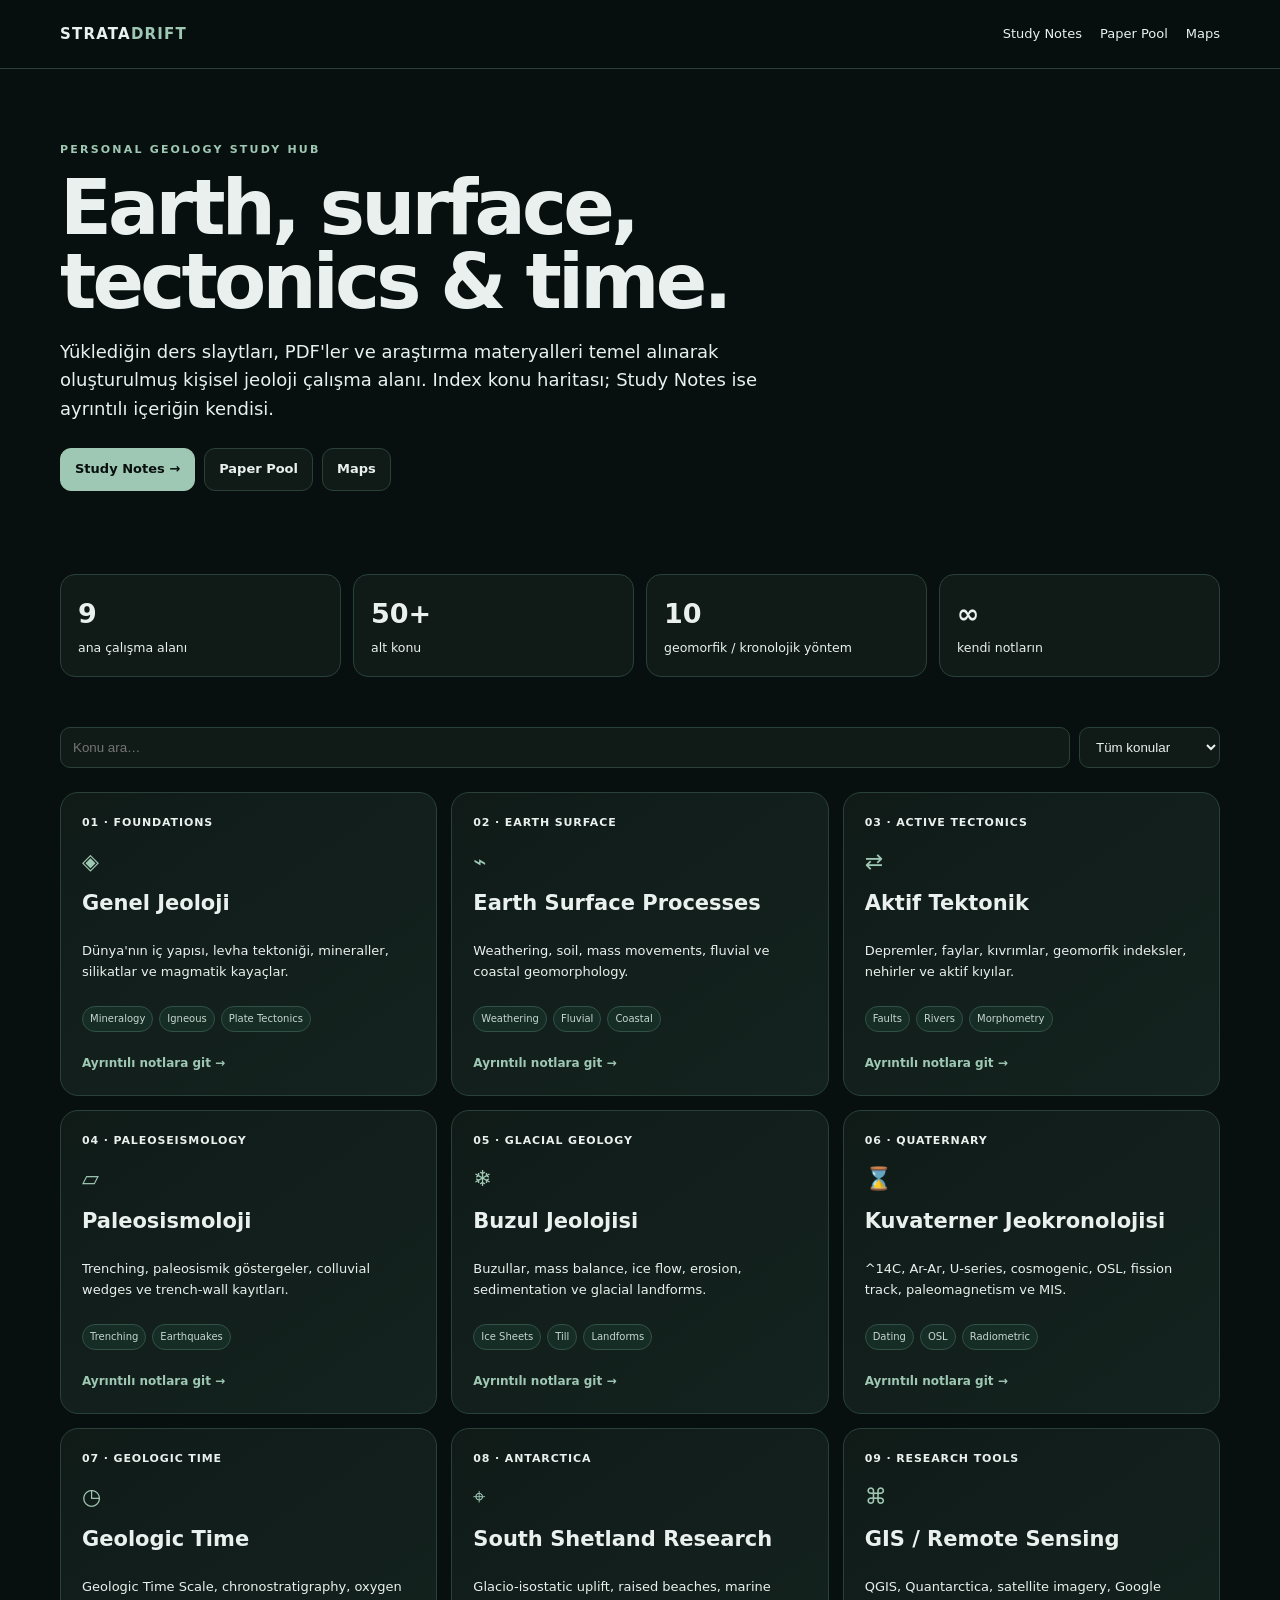
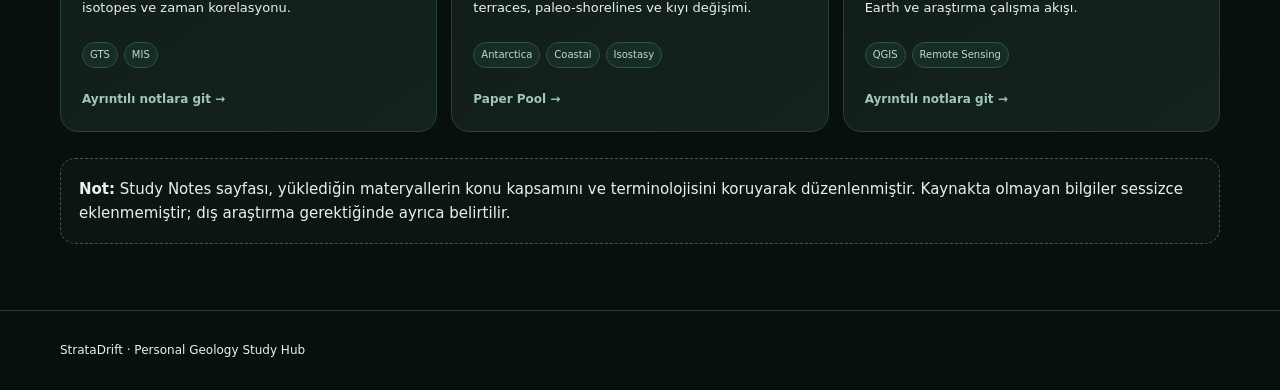
<file: index.html>
<!doctype html>
<html lang="tr"><head><meta charset="utf-8"><meta name="viewport" content="width=device-width,initial-scale=1">
<title>StrataDrift — Geology Study Hub</title>
<style>
:root{--bg:#08100f;--panel:#101b18;--panel2:#14231f;--line:#294139;--text:#eaf0ed;--muted:#9daf a8;--accent:#9fc8b4;--gold:#d3b078}
*{box-sizing:border-box}body{margin:0;background:var(--bg);color:var(--text);font:15px/1.6 Inter,system-ui,sans-serif}
a{color:inherit;text-decoration:none}.wrap{width:min(1160px,calc(100% - 32px));margin:auto}
header{position:sticky;top:0;z-index:9;background:rgba(8,16,15,.9);backdrop-filter:blur(12px);border-bottom:1px solid var(--line)}
.nav{height:68px;display:flex;align-items:center;justify-content:space-between}.logo{font-weight:900;letter-spacing:.08em}.logo span{color:var(--accent)}
nav{display:flex;gap:18px;color:var(--muted);font-size:13px}nav a:hover{color:var(--text)}
.hero{padding:72px 0 48px}.eyebrow{color:var(--accent);font-size:11px;letter-spacing:.2em;font-weight:800;text-transform:uppercase}
h1{font-size:clamp(42px,7vw,76px);line-height:.98;letter-spacing:-.05em;margin:12px 0 18px}
.hero p{max-width:760px;color:var(--muted);font-size:18px}.actions{display:flex;gap:9px;flex-wrap:wrap;margin-top:24px}
.btn{border:1px solid var(--line);background:var(--panel);border-radius:11px;padding:10px 14px;font-weight:750;font-size:13px}.btn.main{background:var(--accent);color:#08100f;border-color:var(--accent)}
.stats{display:grid;grid-template-columns:repeat(4,1fr);gap:12px;margin:35px 0 50px}.stat{border:1px solid var(--line);background:var(--panel);border-radius:15px;padding:17px}.stat strong{display:block;font-size:27px}.stat small{color:var(--muted)}
.toolbar{display:flex;gap:9px;flex-wrap:wrap;margin-bottom:24px}.toolbar input,.toolbar select{background:var(--panel);border:1px solid var(--line);color:var(--text);border-radius:10px;padding:11px 12px}.toolbar input{flex:1;min-width:240px}
.grid{display:grid;grid-template-columns:repeat(3,1fr);gap:14px}.card{display:flex;flex-direction:column;min-height:260px;padding:21px;border:1px solid var(--line);border-radius:18px;background:linear-gradient(145deg,var(--panel),var(--panel2));transition:.18s}.card:hover{transform:translateY(-3px);border-color:#466c5d}
.card .num{font-size:11px;color:var(--muted);font-weight:850;letter-spacing:.08em}.icon{font-size:22px;color:var(--accent);margin-top:12px}.card h2{font-size:21px;margin:8px 0}.card p{color:var(--muted);font-size:13px}.tags{display:flex;gap:6px;flex-wrap:wrap;margin-top:10px}.tag{font-size:10px;border:1px solid #315046;background:#162d26;border-radius:99px;padding:4px 7px;color:#c5d6ce}.cardfoot{margin-top:auto;padding-top:18px}.small{font-size:12px;color:var(--accent);font-weight:800}
section{padding:26px 0}.note{border:1px dashed #3d5b50;border-radius:15px;padding:18px;color:var(--muted);background:rgba(16,27,24,.5)}
footer{border-top:1px solid var(--line);margin-top:40px;padding:30px 0;color:var(--muted);font-size:12px}
@media(max-width:850px){.grid{grid-template-columns:1fr 1fr}.stats{grid-template-columns:1fr 1fr}}@media(max-width:600px){nav{display:none}.grid{grid-template-columns:1fr}.hero{padding-top:45px}}
</style></head><body>
<header><div class="wrap nav"><a class="logo" href="./index.html">STRATA<span>DRIFT</span></a><nav><a href="./pages/notes.html">Study Notes</a><a href="./pages/papers.html">Paper Pool</a><a href="./pages/maps.html">Maps</a></nav></div></header>
<main class="wrap">
<section class="hero"><div class="eyebrow">Personal geology study hub</div><h1>Earth, surface,<br>tectonics & time.</h1>
<p>Yüklediğin ders slaytları, PDF'ler ve araştırma materyalleri temel alınarak oluşturulmuş kişisel jeoloji çalışma alanı. Index konu haritası; Study Notes ise ayrıntılı içeriğin kendisi.</p>
<div class="actions"><a class="btn main" href="./pages/notes.html">Study Notes →</a><a class="btn" href="./pages/papers.html">Paper Pool</a><a class="btn" href="./pages/maps.html">Maps</a></div></section>
<div class="stats"><div class="stat"><strong>9</strong><small>ana çalışma alanı</small></div><div class="stat"><strong>50+</strong><small>alt konu</small></div><div class="stat"><strong>10</strong><small>geomorfik / kronolojik yöntem</small></div><div class="stat"><strong>∞</strong><small>kendi notların</small></div></div>
<div class="toolbar"><input id="q" placeholder="Konu ara…"><select id="filter"><option value="all">Tüm konular</option><option value="geomorph">Geomorphology</option><option value="tectonic">Tectonics</option><option value="glacial">Glacial</option><option value="chrono">Geochronology</option><option value="research">Research</option></select></div>
<div class="grid" id="cards">
<article class="card" data-c="geomorph"><div class="num">01 · FOUNDATIONS</div><div class="icon">◈</div><h2>Genel Jeoloji</h2><p>Dünya'nın iç yapısı, levha tektoniği, mineraller, silikatlar ve magmatik kayaçlar.</p><div class="tags"><span class="tag">Mineralogy</span><span class="tag">Igneous</span><span class="tag">Plate Tectonics</span></div><div class="cardfoot"><a class="small" href="./pages/notes.html#general">Ayrıntılı notlara git →</a></div></article>
<article class="card" data-c="geomorph"><div class="num">02 · EARTH SURFACE</div><div class="icon">⌁</div><h2>Earth Surface Processes</h2><p>Weathering, soil, mass movements, fluvial ve coastal geomorphology.</p><div class="tags"><span class="tag">Weathering</span><span class="tag">Fluvial</span><span class="tag">Coastal</span></div><div class="cardfoot"><a class="small" href="./pages/notes.html#surface">Ayrıntılı notlara git →</a></div></article>
<article class="card" data-c="tectonic"><div class="num">03 · ACTIVE TECTONICS</div><div class="icon">⇄</div><h2>Aktif Tektonik</h2><p>Depremler, faylar, kıvrımlar, geomorfik indeksler, nehirler ve aktif kıyılar.</p><div class="tags"><span class="tag">Faults</span><span class="tag">Rivers</span><span class="tag">Morphometry</span></div><div class="cardfoot"><a class="small" href="./pages/notes.html#active">Ayrıntılı notlara git →</a></div></article>
<article class="card" data-c="tectonic"><div class="num">04 · PALEOSEISMOLOGY</div><div class="icon">▱</div><h2>Paleosismoloji</h2><p>Trenching, paleosismik göstergeler, colluvial wedges ve trench-wall kayıtları.</p><div class="tags"><span class="tag">Trenching</span><span class="tag">Earthquakes</span></div><div class="cardfoot"><a class="small" href="./pages/notes.html#paleo">Ayrıntılı notlara git →</a></div></article>
<article class="card" data-c="glacial"><div class="num">05 · GLACIAL GEOLOGY</div><div class="icon">❄</div><h2>Buzul Jeolojisi</h2><p>Buzullar, mass balance, ice flow, erosion, sedimentation ve glacial landforms.</p><div class="tags"><span class="tag">Ice Sheets</span><span class="tag">Till</span><span class="tag">Landforms</span></div><div class="cardfoot"><a class="small" href="./pages/notes.html#glacial">Ayrıntılı notlara git →</a></div></article>
<article class="card" data-c="chrono"><div class="num">06 · QUATERNARY</div><div class="icon">⌛</div><h2>Kuvaterner Jeokronolojisi</h2><p>^14C, Ar-Ar, U-series, cosmogenic, OSL, fission track, paleomagnetism ve MIS.</p><div class="tags"><span class="tag">Dating</span><span class="tag">OSL</span><span class="tag">Radiometric</span></div><div class="cardfoot"><a class="small" href="./pages/notes.html#quaternary">Ayrıntılı notlara git →</a></div></article>
<article class="card" data-c="chrono"><div class="num">07 · GEOLOGIC TIME</div><div class="icon">◷</div><h2>Geologic Time</h2><p>Geologic Time Scale, chronostratigraphy, oxygen isotopes ve zaman korelasyonu.</p><div class="tags"><span class="tag">GTS</span><span class="tag">MIS</span></div><div class="cardfoot"><a class="small" href="./pages/notes.html#time">Ayrıntılı notlara git →</a></div></article>
<article class="card" data-c="research"><div class="num">08 · ANTARCTICA</div><div class="icon">⌖</div><h2>South Shetland Research</h2><p>Glacio-isostatic uplift, raised beaches, marine terraces, paleo-shorelines ve kıyı değişimi.</p><div class="tags"><span class="tag">Antarctica</span><span class="tag">Coastal</span><span class="tag">Isostasy</span></div><div class="cardfoot"><a class="small" href="./pages/papers.html">Paper Pool →</a></div></article>
<article class="card" data-c="research"><div class="num">09 · RESEARCH TOOLS</div><div class="icon">⌘</div><h2>GIS / Remote Sensing</h2><p>QGIS, Quantarctica, satellite imagery, Google Earth ve araştırma çalışma akışı.</p><div class="tags"><span class="tag">QGIS</span><span class="tag">Remote Sensing</span></div><div class="cardfoot"><a class="small" href="./pages/notes.html#research-tools">Ayrıntılı notlara git →</a></div></article>
</div>
<section><div class="note"><strong>Not:</strong> Study Notes sayfası, yüklediğin materyallerin konu kapsamını ve terminolojisini koruyarak düzenlenmiştir. Kaynakta olmayan bilgiler sessizce eklenmemiştir; dış araştırma gerektiğinde ayrıca belirtilir.</div></section>
</main><footer><div class="wrap">StrataDrift · Personal Geology Study Hub</div></footer>
<script>const q=document.querySelector('#q'),f=document.querySelector('#filter');function go(){let s=q.value.toLowerCase(),c=f.value;document.querySelectorAll('.card').forEach(x=>x.style.display=(!s||x.innerText.toLowerCase().includes(s))&&(c==='all'||x.dataset.c===c)?'flex':'none')}q.oninput=go;f.onchange=go;</script>
</body></html>
</file>
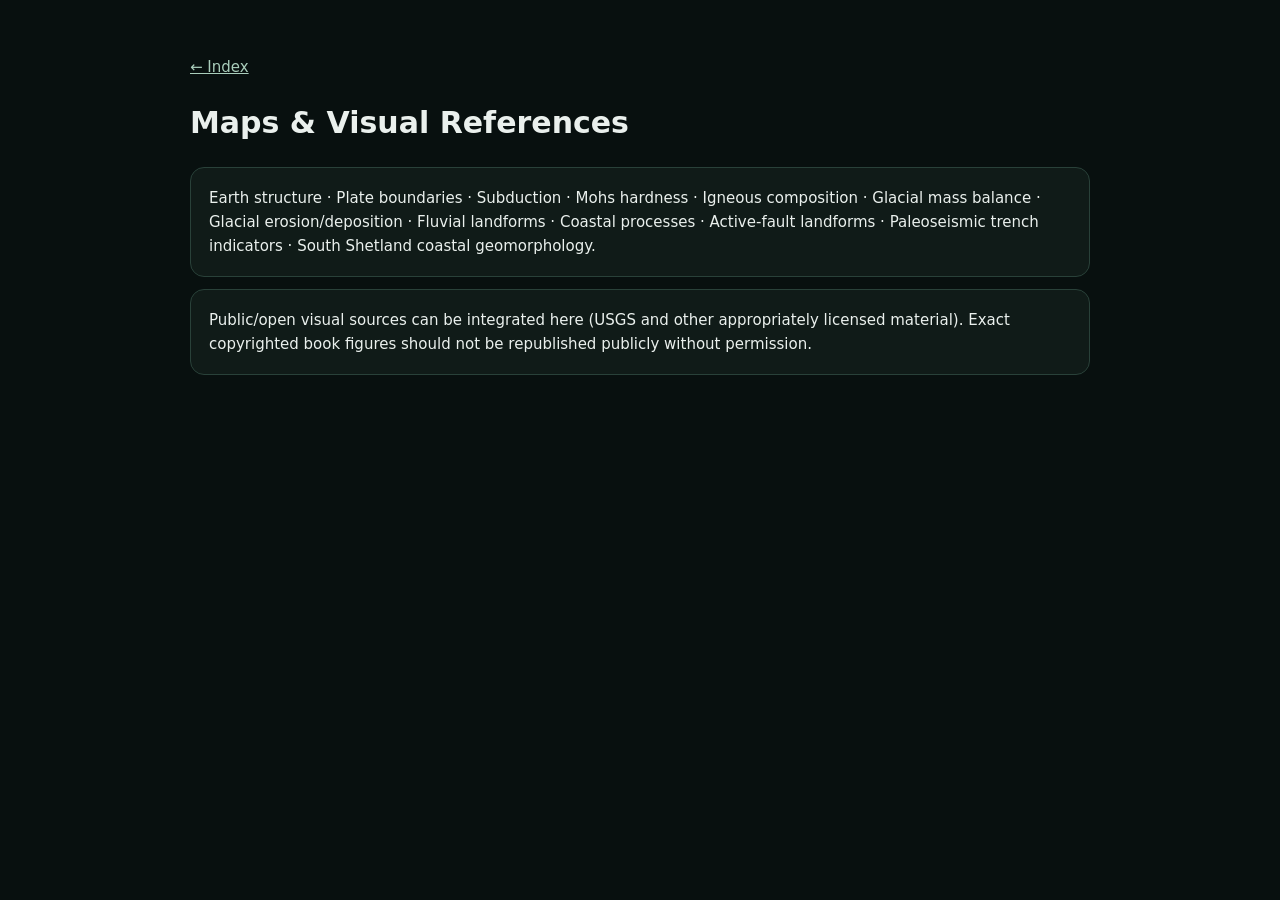
<file: maps.html>
<!doctype html><html lang="tr"><head><meta charset="utf-8"><meta name="viewport" content="width=device-width,initial-scale=1"><title>StrataDrift — Maps</title><style>body{margin:0;background:#08100f;color:#eaf0ed;font:15px/1.6 system-ui}.wrap{max-width:900px;margin:auto;padding:40px 22px}a{color:#a9cdbb}.box{padding:18px;background:#101b18;border:1px solid #294139;border-radius:14px;margin:12px 0}</style></head><body><main class="wrap"><p><a href="../index.html">← Index</a></p><h1>Maps & Visual References</h1><div class="box">Earth structure · Plate boundaries · Subduction · Mohs hardness · Igneous composition · Glacial mass balance · Glacial erosion/deposition · Fluvial landforms · Coastal processes · Active-fault landforms · Paleoseismic trench indicators · South Shetland coastal geomorphology.</div><div class="box">Public/open visual sources can be integrated here (USGS and other appropriately licensed material). Exact copyrighted book figures should not be republished publicly without permission.</div></main></body></html>
</file>
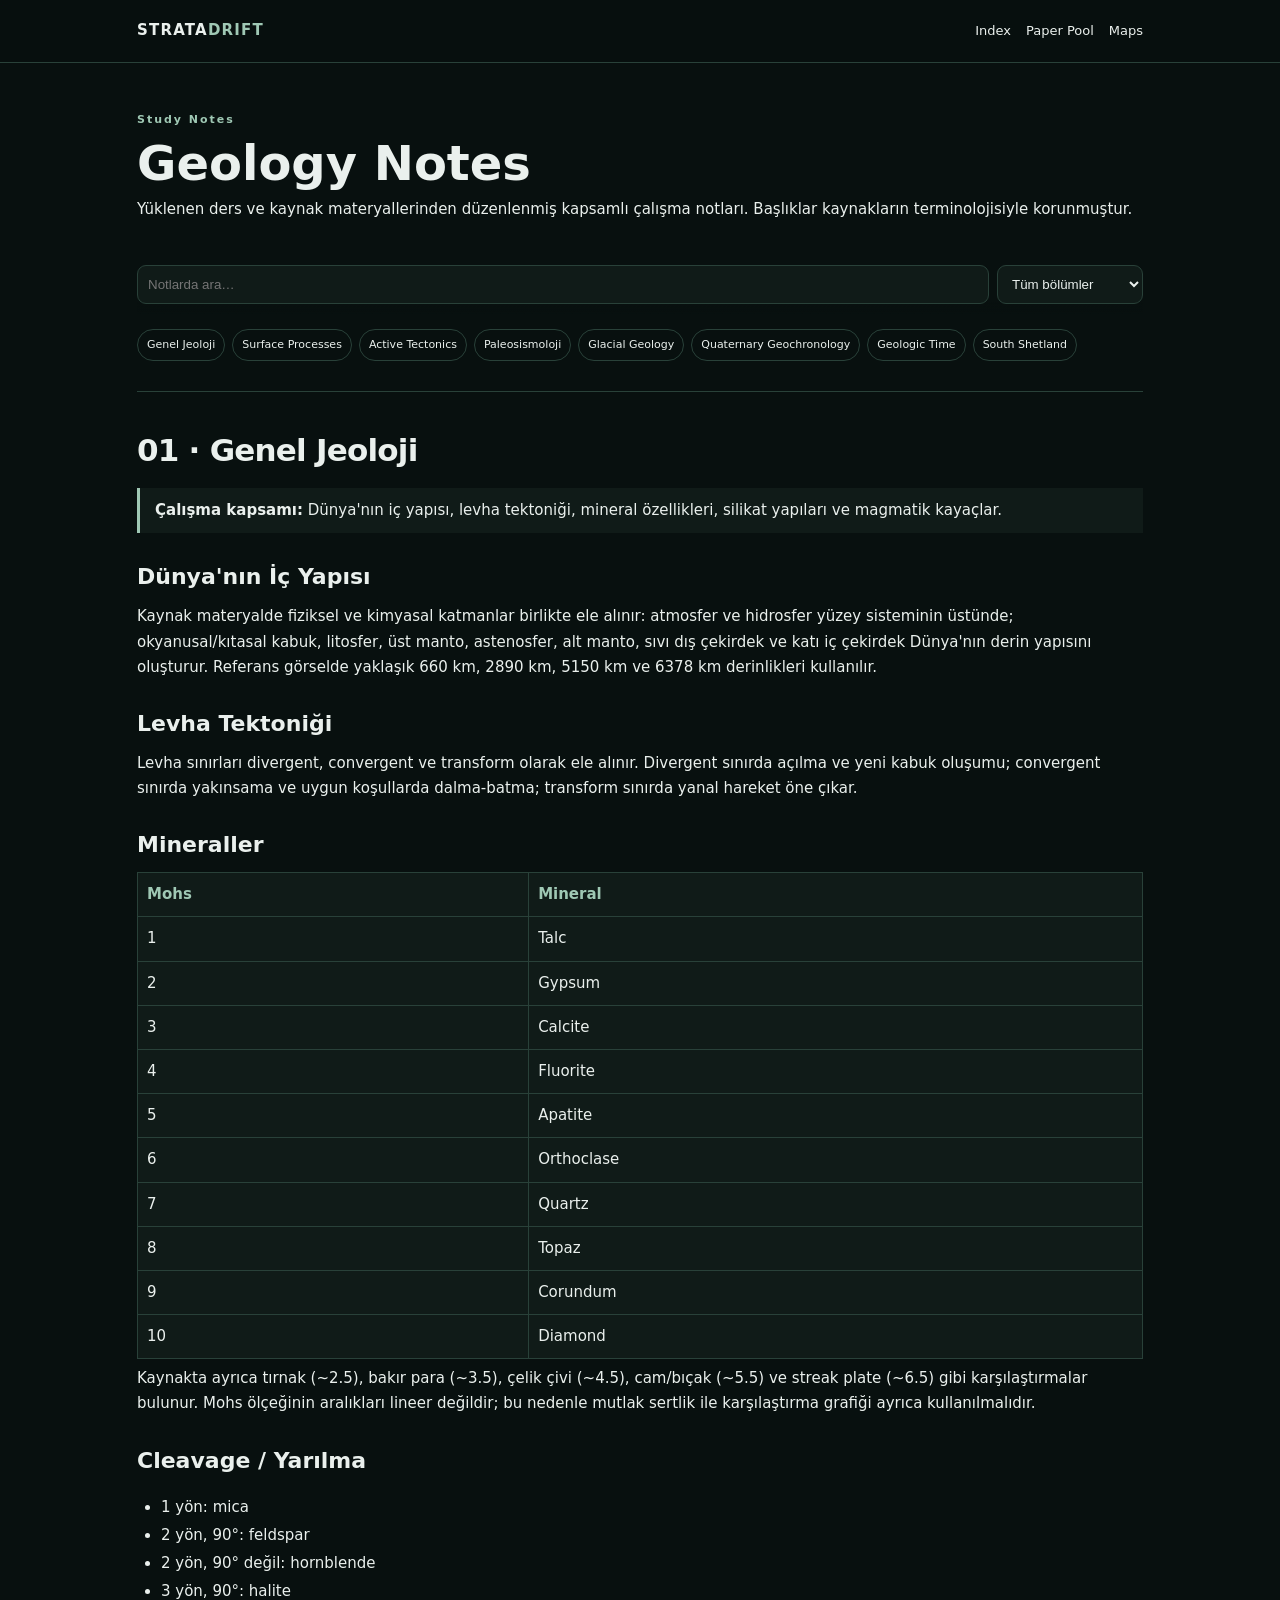
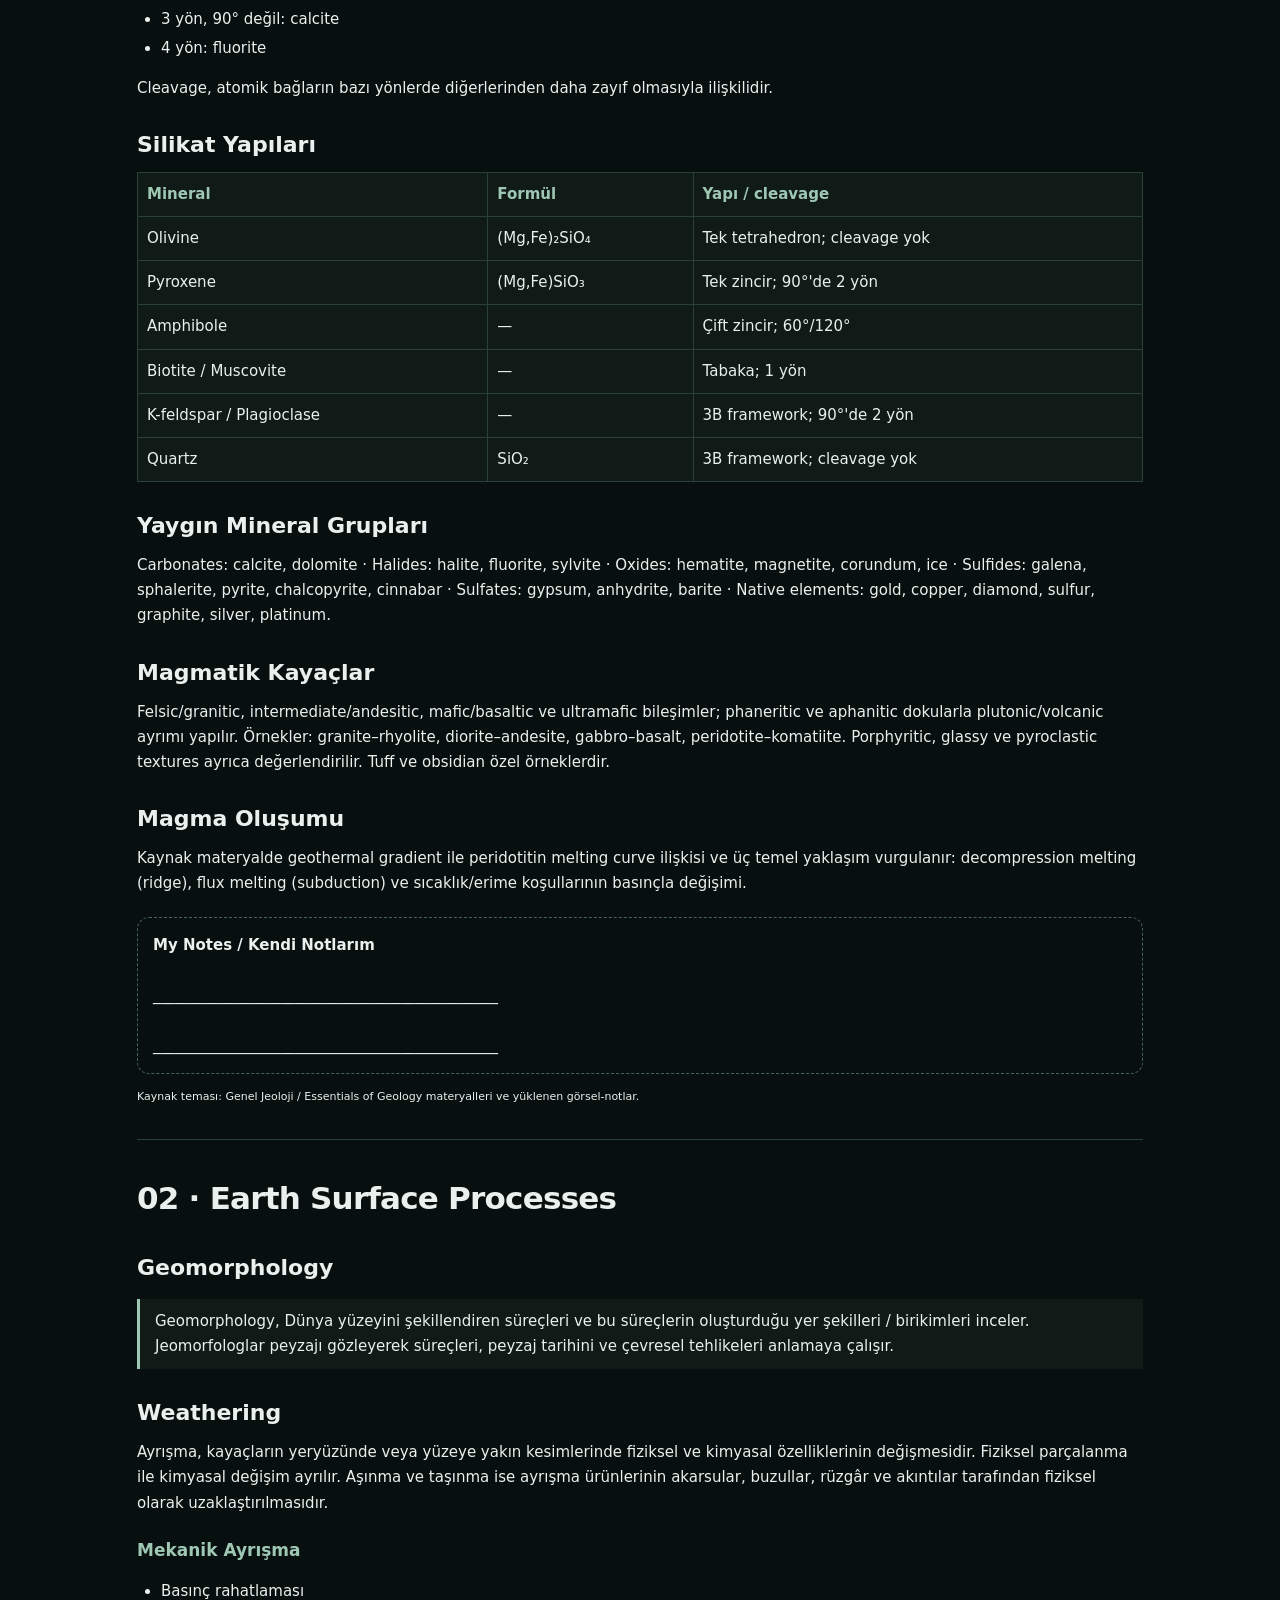
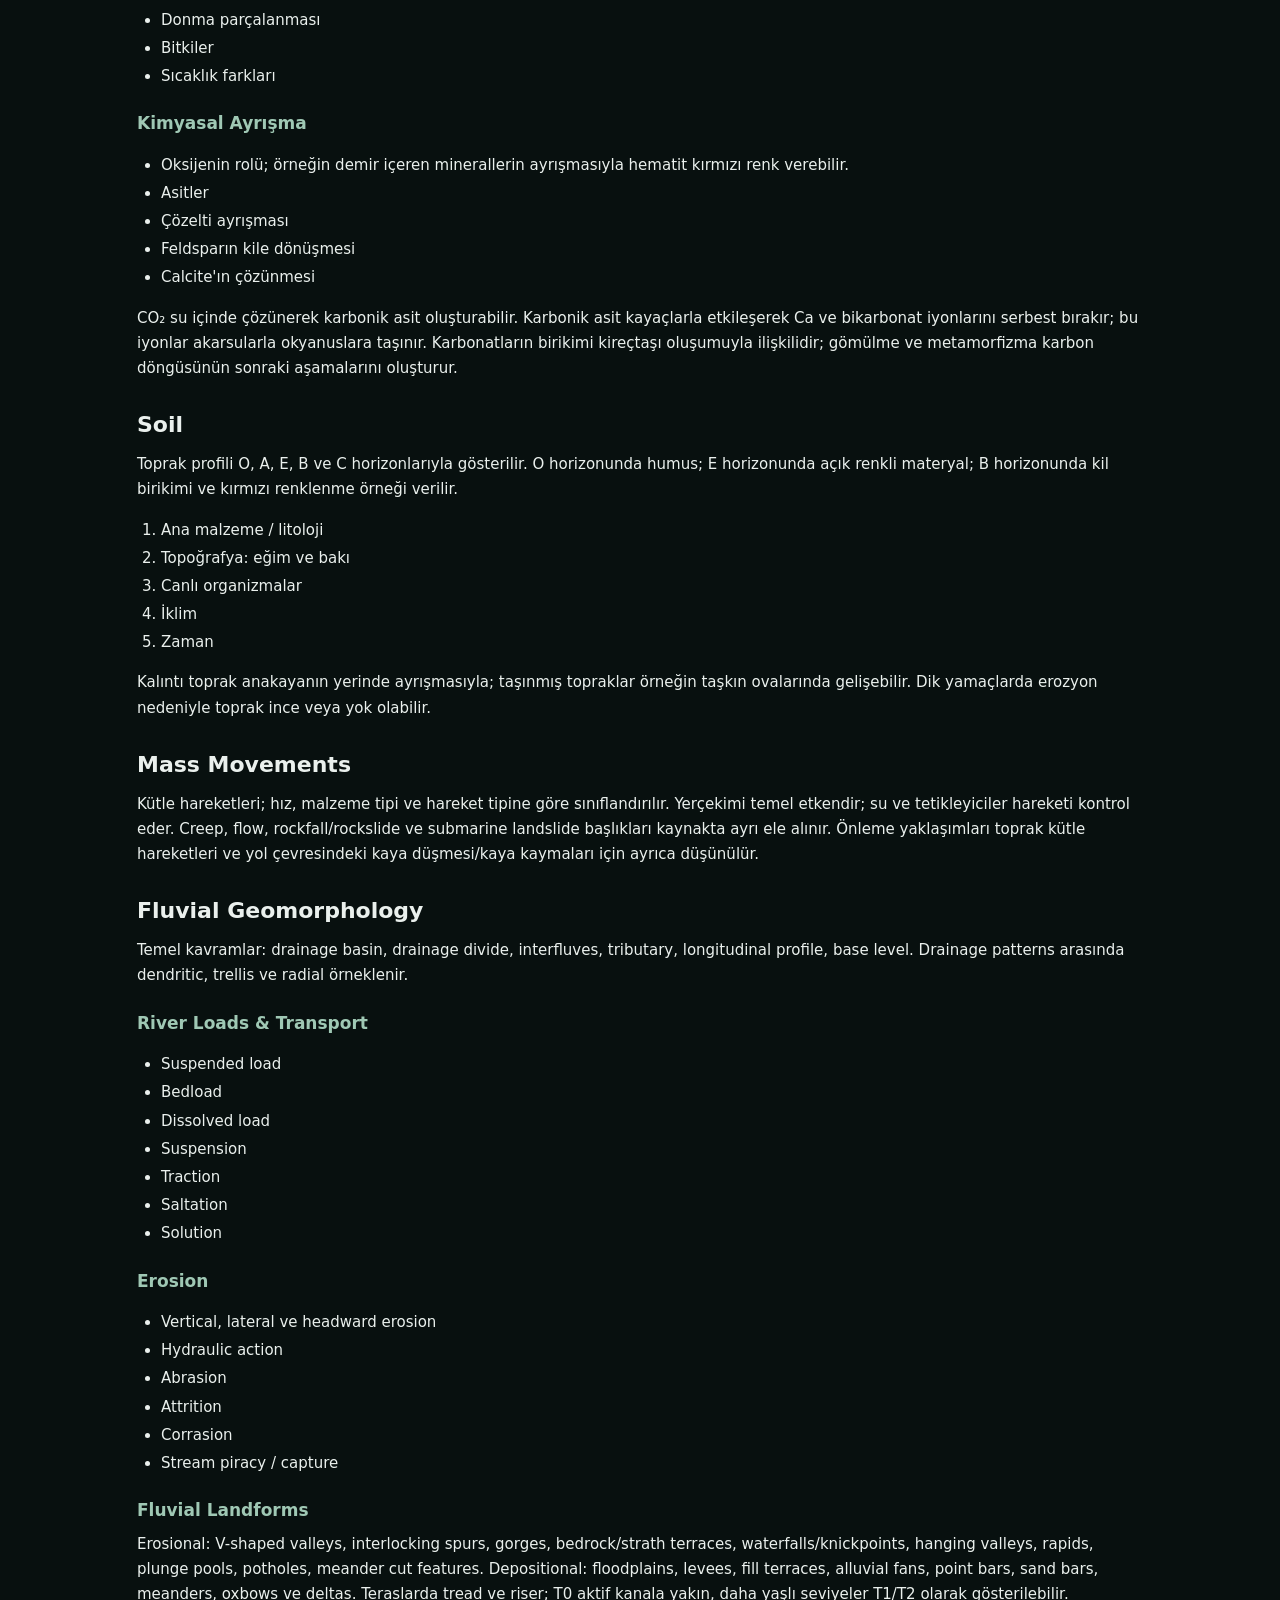
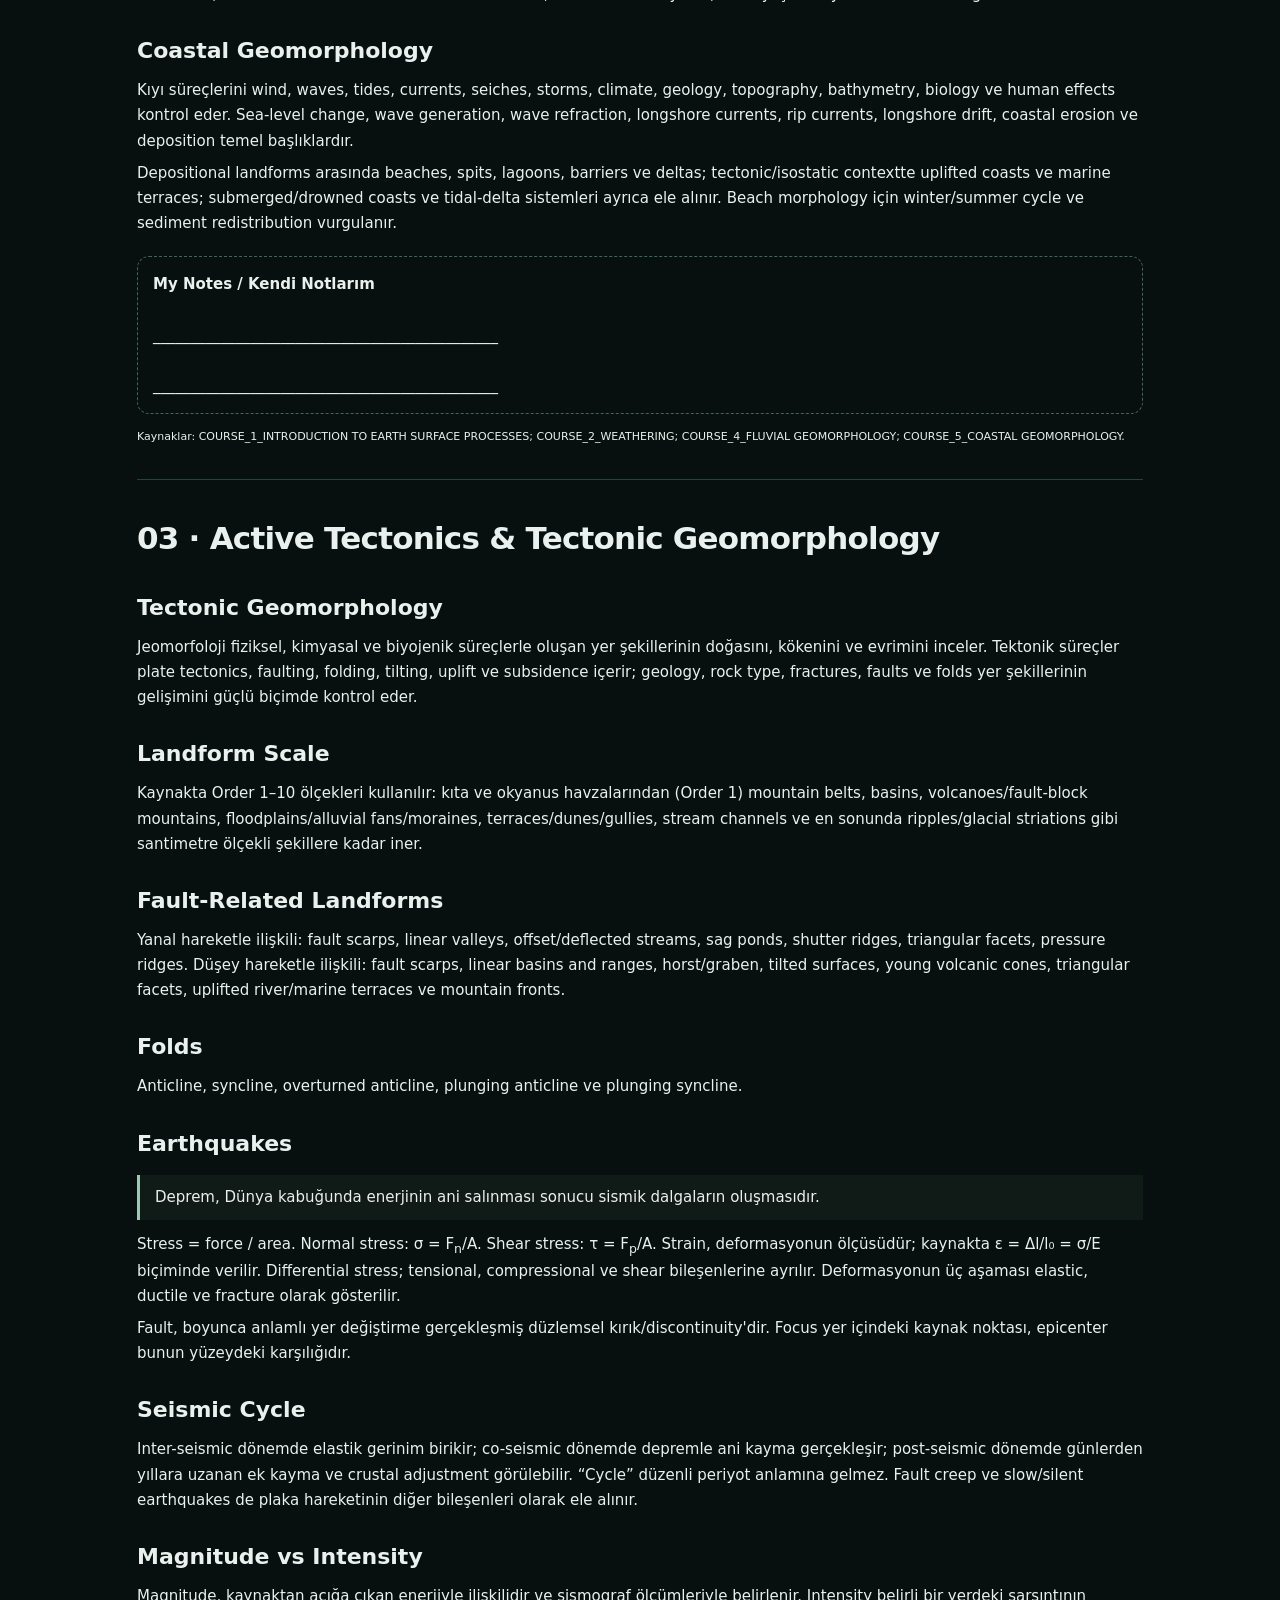
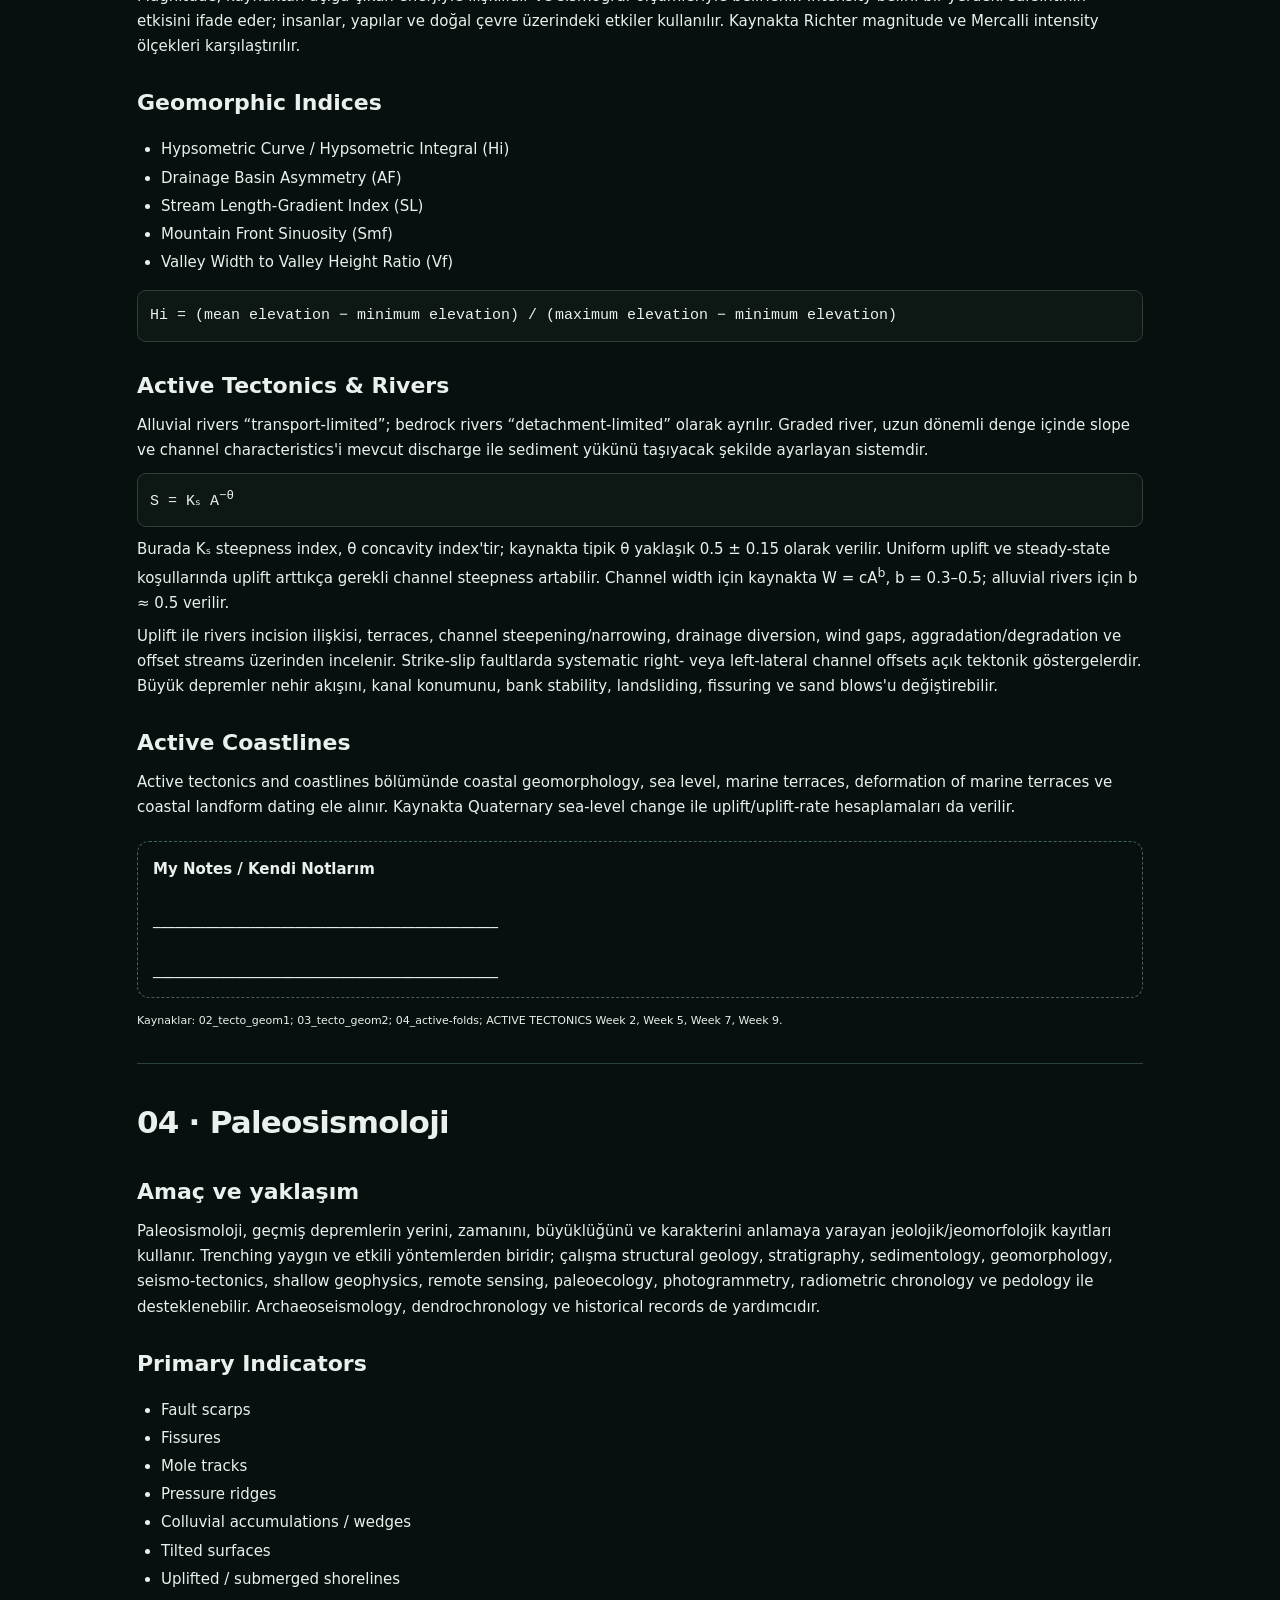
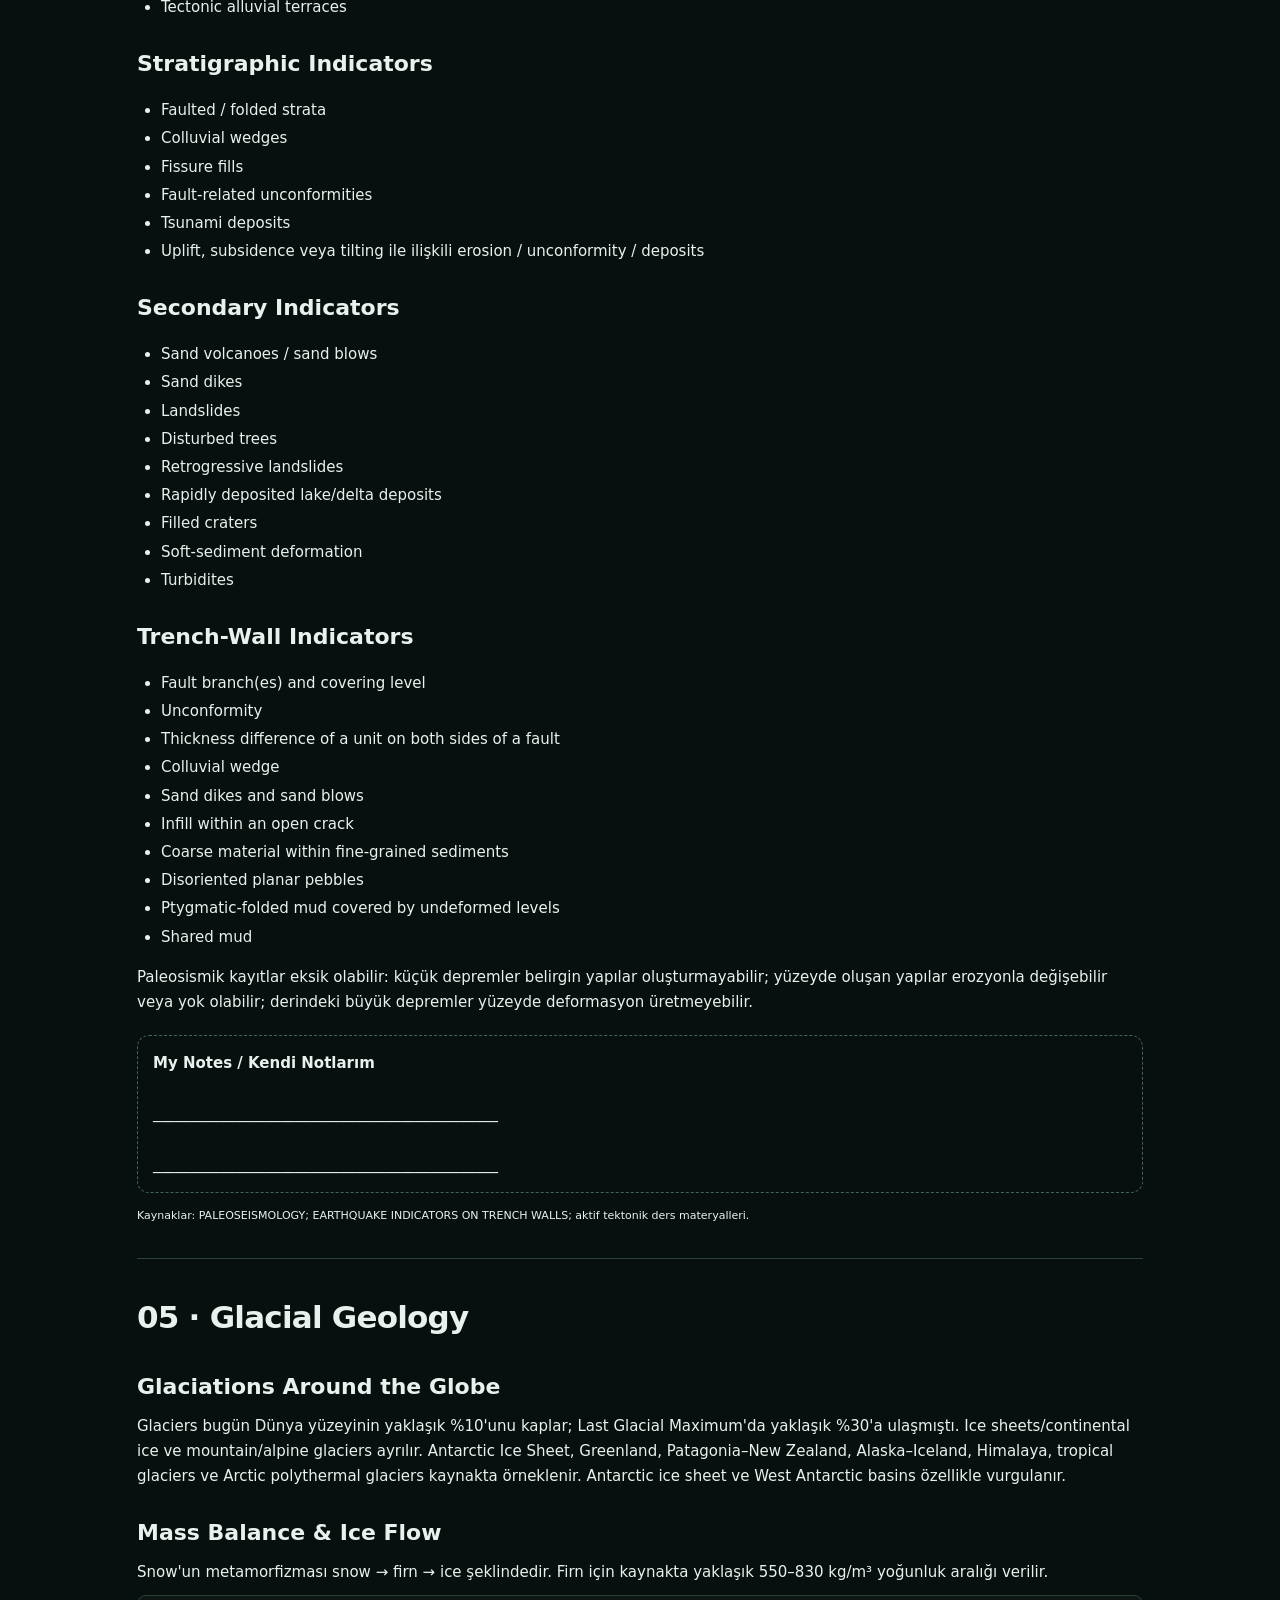
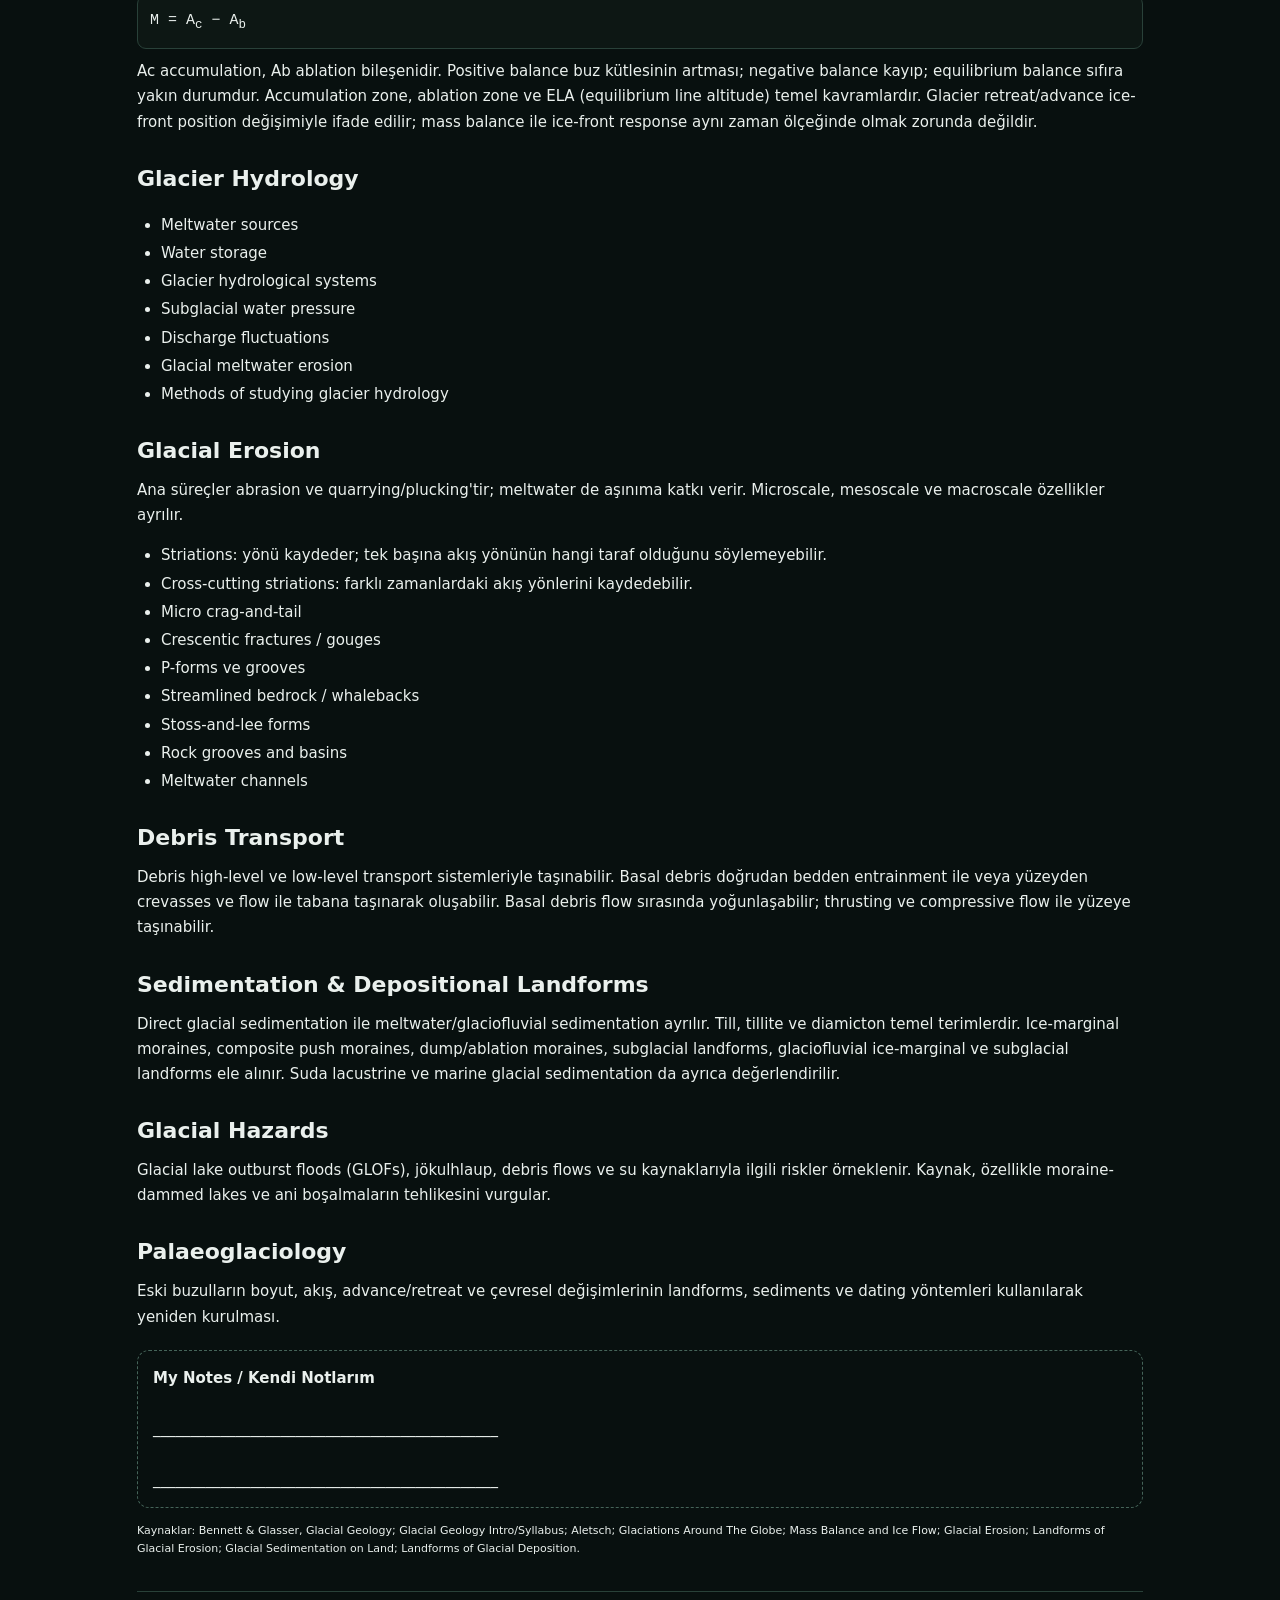
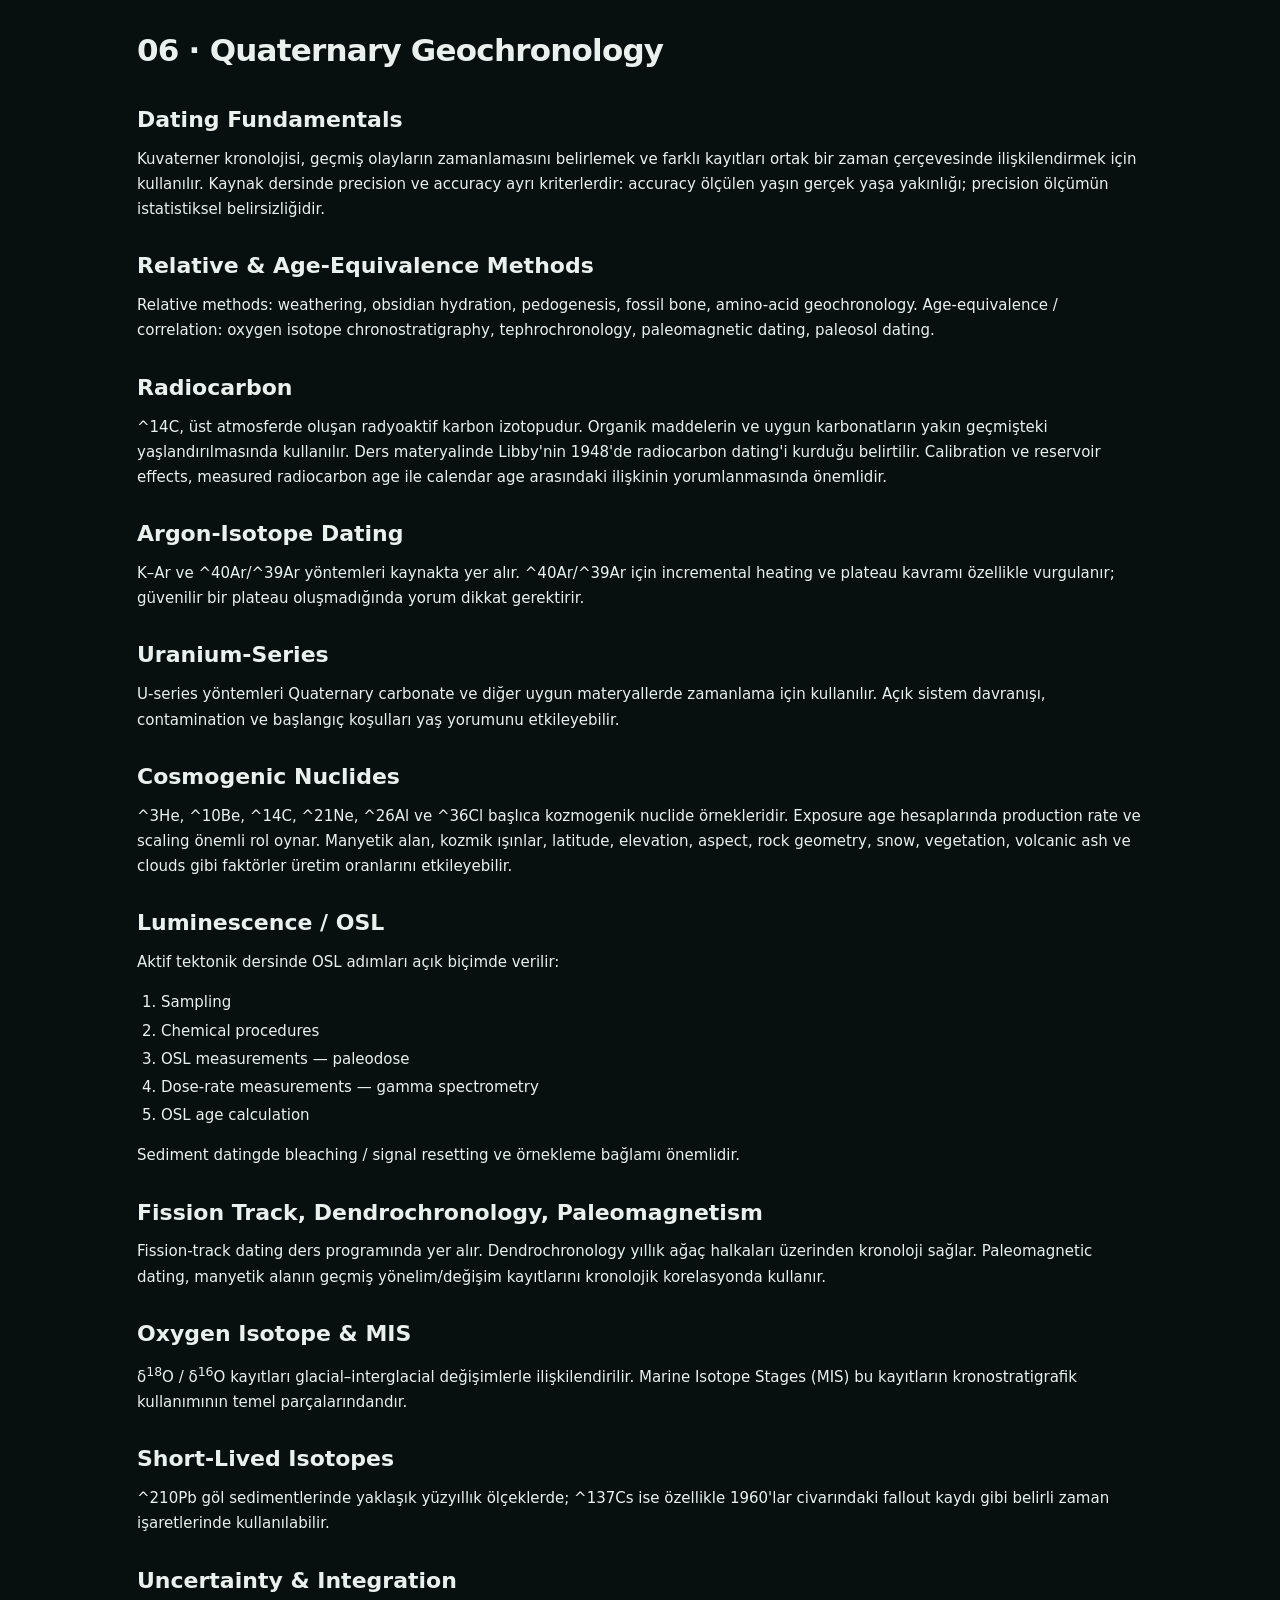
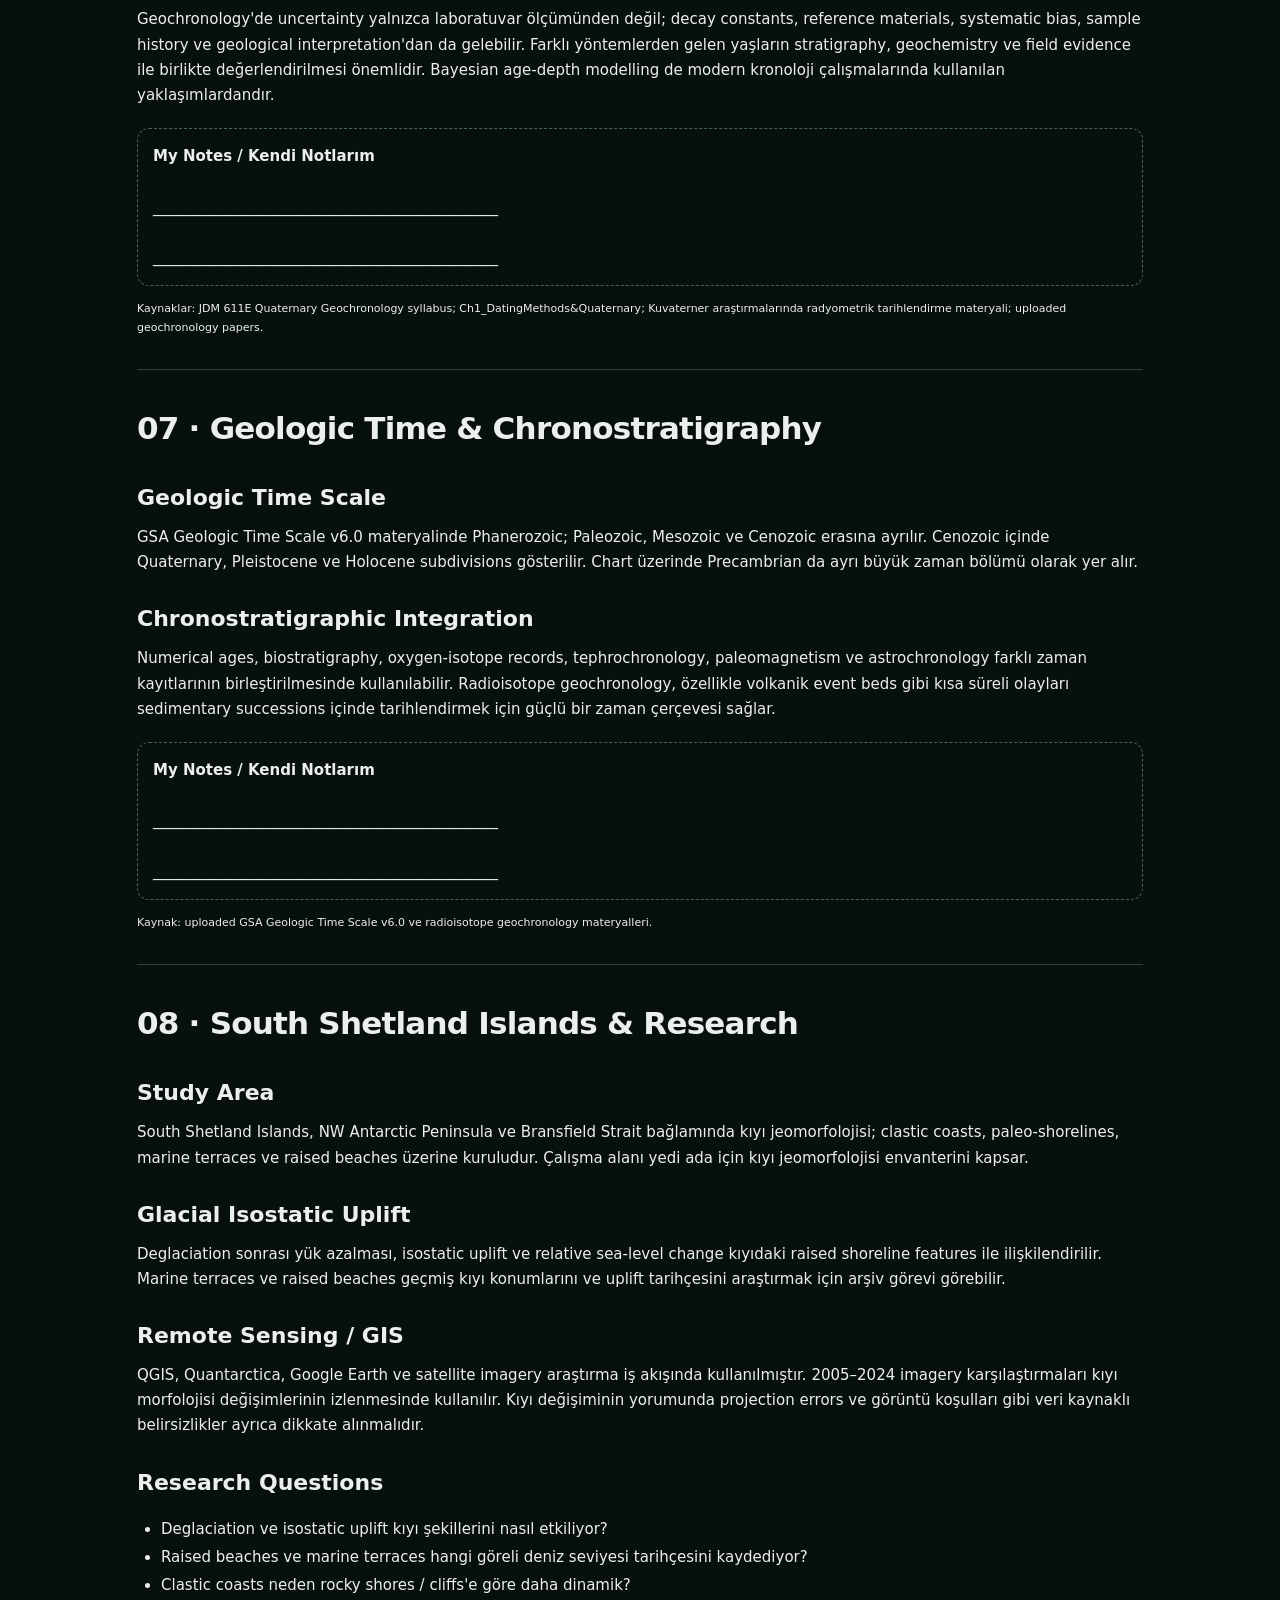
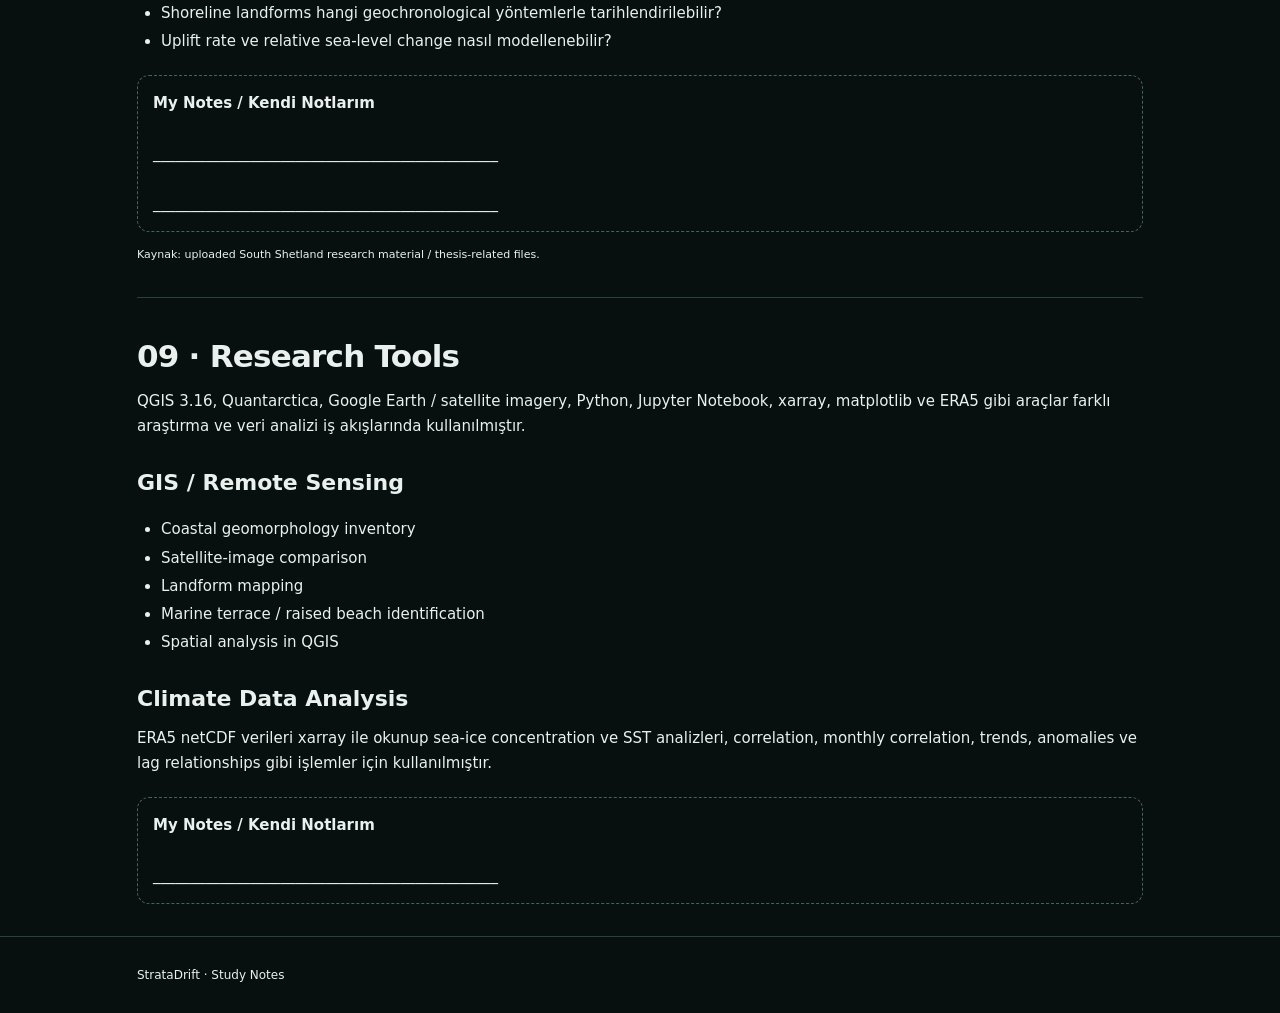
<file: notes.html>
<!doctype html><html lang="tr"><head><meta charset="utf-8"><meta name="viewport" content="width=device-width,initial-scale=1"><title>StrataDrift — Study Notes</title>
<style>
:root{--bg:#08100f;--panel:#101b18;--line:#294139;--text:#eaf0ed;--muted:#9daf a8;--accent:#9fc8b4;--gold:#d3b078}
*{box-sizing:border-box}body{margin:0;background:var(--bg);color:var(--text);font:15px/1.68 Inter,system-ui,sans-serif}.wrap{max-width:1050px;margin:auto;padding:0 22px}a{color:inherit}
header{position:sticky;top:0;z-index:5;background:rgba(8,16,15,.93);border-bottom:1px solid var(--line);backdrop-filter:blur(10px)}
.nav{height:62px;display:flex;justify-content:space-between;align-items:center}.logo{font-weight:900;letter-spacing:.08em;text-decoration:none}.logo b{color:var(--accent)}nav{display:flex;gap:15px;font-size:13px;color:var(--muted)}nav a{text-decoration:none}
.hero{padding:48px 0 25px}.eyebrow{font-size:11px;letter-spacing:.18em;color:var(--accent);font-weight:800}.hero h1{font-size:48px;line-height:1;margin:10px 0}.hero p{color:var(--muted)}
.tools{display:flex;gap:8px;position:sticky;top:62px;z-index:4;padding:10px 0;background:linear-gradient(var(--bg) 80%,transparent)}.tools input{flex:1}.tools input,.tools select{background:var(--panel);border:1px solid var(--line);color:var(--text);padding:10px;border-radius:9px}
.toc{display:flex;gap:7px;flex-wrap:wrap;margin:15px 0 30px}.toc a{font-size:11px;border:1px solid var(--line);border-radius:99px;padding:6px 9px;text-decoration:none;color:var(--muted)}.toc a:hover{color:var(--text);background:#173028}
article{padding:32px 0;border-top:1px solid var(--line)}h2{font-size:31px;margin:0 0 5px;letter-spacing:-.025em}h3{font-size:22px;margin:26px 0 8px}h4{font-size:17px;margin:20px 0 5px;color:var(--accent)}p{margin:7px 0}ul,ol{padding-left:24px}li{margin:3px 0}.definition{border-left:3px solid var(--accent);padding:10px 15px;background:var(--panel);margin:12px 0}.formula{font-family:ui-monospace,SFMono-Regular,monospace;background:#0d1714;border:1px solid var(--line);padding:12px;border-radius:9px;margin:10px 0}.table{overflow:auto}.table table{width:100%;border-collapse:collapse;background:var(--panel)}th,td{border:1px solid var(--line);padding:9px;text-align:left;vertical-align:top}th{color:var(--accent)}.source{font-size:11px;color:var(--muted);margin-top:14px}.mynotes{margin-top:20px;border:1px dashed #456459;border-radius:12px;padding:15px;color:var(--muted);min-height:90px}.hidden{display:none!important}footer{border-top:1px solid var(--line);padding:28px 0;color:var(--muted);font-size:12px}
@media(max-width:650px){nav{display:none}.hero h1{font-size:38px}.tools{position:static}}
</style></head><body>
<header><div class="wrap nav"><a class="logo" href="../index.html">STRATA<b>DRIFT</b></a><nav><a href="../index.html">Index</a><a href="./papers.html">Paper Pool</a><a href="./maps.html">Maps</a></nav></div></header>
<main class="wrap">
<section class="hero"><div class="eyebrow">Study Notes</div><h1>Geology Notes</h1><p>Yüklenen ders ve kaynak materyallerinden düzenlenmiş kapsamlı çalışma notları. Başlıklar kaynakların terminolojisiyle korunmuştur.</p></section>
<div class="tools"><input id="search" placeholder="Notlarda ara…"><select id="mode"><option value="all">Tüm bölümler</option><option value="source">Kaynakları göster</option></select></div>
<div class="toc"><a href="#general">Genel Jeoloji</a><a href="#surface">Surface Processes</a><a href="#active">Active Tectonics</a><a href="#paleo">Paleosismoloji</a><a href="#glacial">Glacial Geology</a><a href="#quaternary">Quaternary Geochronology</a><a href="#time">Geologic Time</a><a href="#research">South Shetland</a></div>

<article id="general" class="block"><h2>01 · Genel Jeoloji</h2>
<div class="definition"><b>Çalışma kapsamı:</b> Dünya'nın iç yapısı, levha tektoniği, mineral özellikleri, silikat yapıları ve magmatik kayaçlar.</div>
<h3>Dünya'nın İç Yapısı</h3><p>Kaynak materyalde fiziksel ve kimyasal katmanlar birlikte ele alınır: atmosfer ve hidrosfer yüzey sisteminin üstünde; okyanusal/kıtasal kabuk, litosfer, üst manto, astenosfer, alt manto, sıvı dış çekirdek ve katı iç çekirdek Dünya'nın derin yapısını oluşturur. Referans görselde yaklaşık 660 km, 2890 km, 5150 km ve 6378 km derinlikleri kullanılır.</p>
<h3>Levha Tektoniği</h3><p>Levha sınırları divergent, convergent ve transform olarak ele alınır. Divergent sınırda açılma ve yeni kabuk oluşumu; convergent sınırda yakınsama ve uygun koşullarda dalma-batma; transform sınırda yanal hareket öne çıkar.</p>
<h3>Mineraller</h3>
<div class="table"><table><tr><th>Mohs</th><th>Mineral</th></tr><tr><td>1</td><td>Talc</td></tr><tr><td>2</td><td>Gypsum</td></tr><tr><td>3</td><td>Calcite</td></tr><tr><td>4</td><td>Fluorite</td></tr><tr><td>5</td><td>Apatite</td></tr><tr><td>6</td><td>Orthoclase</td></tr><tr><td>7</td><td>Quartz</td></tr><tr><td>8</td><td>Topaz</td></tr><tr><td>9</td><td>Corundum</td></tr><tr><td>10</td><td>Diamond</td></tr></table></div>
<p>Kaynakta ayrıca tırnak (~2.5), bakır para (~3.5), çelik çivi (~4.5), cam/bıçak (~5.5) ve streak plate (~6.5) gibi karşılaştırmalar bulunur. Mohs ölçeğinin aralıkları lineer değildir; bu nedenle mutlak sertlik ile karşılaştırma grafiği ayrıca kullanılmalıdır.</p>
<h3>Cleavage / Yarılma</h3><ul><li>1 yön: mica</li><li>2 yön, 90°: feldspar</li><li>2 yön, 90° değil: hornblende</li><li>3 yön, 90°: halite</li><li>3 yön, 90° değil: calcite</li><li>4 yön: fluorite</li></ul><p>Cleavage, atomik bağların bazı yönlerde diğerlerinden daha zayıf olmasıyla ilişkilidir.</p>
<h3>Silikat Yapıları</h3><div class="table"><table><tr><th>Mineral</th><th>Formül</th><th>Yapı / cleavage</th></tr><tr><td>Olivine</td><td>(Mg,Fe)₂SiO₄</td><td>Tek tetrahedron; cleavage yok</td></tr><tr><td>Pyroxene</td><td>(Mg,Fe)SiO₃</td><td>Tek zincir; 90°'de 2 yön</td></tr><tr><td>Amphibole</td><td>—</td><td>Çift zincir; 60°/120°</td></tr><tr><td>Biotite / Muscovite</td><td>—</td><td>Tabaka; 1 yön</td></tr><tr><td>K-feldspar / Plagioclase</td><td>—</td><td>3B framework; 90°'de 2 yön</td></tr><tr><td>Quartz</td><td>SiO₂</td><td>3B framework; cleavage yok</td></tr></table></div>
<h3>Yaygın Mineral Grupları</h3><p>Carbonates: calcite, dolomite · Halides: halite, fluorite, sylvite · Oxides: hematite, magnetite, corundum, ice · Sulfides: galena, sphalerite, pyrite, chalcopyrite, cinnabar · Sulfates: gypsum, anhydrite, barite · Native elements: gold, copper, diamond, sulfur, graphite, silver, platinum.</p>
<h3>Magmatik Kayaçlar</h3><p>Felsic/granitic, intermediate/andesitic, mafic/basaltic ve ultramafic bileşimler; phaneritic ve aphanitic dokularla plutonic/volcanic ayrımı yapılır. Örnekler: granite–rhyolite, diorite–andesite, gabbro–basalt, peridotite–komatiite. Porphyritic, glassy ve pyroclastic textures ayrıca değerlendirilir. Tuff ve obsidian özel örneklerdir.</p>
<h3>Magma Oluşumu</h3><p>Kaynak materyalde geothermal gradient ile peridotitin melting curve ilişkisi ve üç temel yaklaşım vurgulanır: decompression melting (ridge), flux melting (subduction) ve sıcaklık/erime koşullarının basınçla değişimi.</p>
<div class="mynotes"><b>My Notes / Kendi Notlarım</b><br><br>______________________________________________<br><br>______________________________________________</div>
<div class="source">Kaynak teması: Genel Jeoloji / Essentials of Geology materyalleri ve yüklenen görsel-notlar.</div></article>

<article id="surface" class="block"><h2>02 · Earth Surface Processes</h2>
<h3>Geomorphology</h3><div class="definition">Geomorphology, Dünya yüzeyini şekillendiren süreçleri ve bu süreçlerin oluşturduğu yer şekilleri / birikimleri inceler. Jeomorfologlar peyzajı gözleyerek süreçleri, peyzaj tarihini ve çevresel tehlikeleri anlamaya çalışır.</div>
<h3>Weathering</h3><p>Ayrışma, kayaçların yeryüzünde veya yüzeye yakın kesimlerinde fiziksel ve kimyasal özelliklerinin değişmesidir. Fiziksel parçalanma ile kimyasal değişim ayrılır. Aşınma ve taşınma ise ayrışma ürünlerinin akarsular, buzullar, rüzgâr ve akıntılar tarafından fiziksel olarak uzaklaştırılmasıdır.</p>
<h4>Mekanik Ayrışma</h4><ul><li>Basınç rahatlaması</li><li>Donma parçalanması</li><li>Bitkiler</li><li>Sıcaklık farkları</li></ul><h4>Kimyasal Ayrışma</h4><ul><li>Oksijenin rolü; örneğin demir içeren minerallerin ayrışmasıyla hematit kırmızı renk verebilir.</li><li>Asitler</li><li>Çözelti ayrışması</li><li>Feldsparın kile dönüşmesi</li><li>Calcite'ın çözünmesi</li></ul>
<p>CO₂ su içinde çözünerek karbonik asit oluşturabilir. Karbonik asit kayaçlarla etkileşerek Ca ve bikarbonat iyonlarını serbest bırakır; bu iyonlar akarsularla okyanuslara taşınır. Karbonatların birikimi kireçtaşı oluşumuyla ilişkilidir; gömülme ve metamorfizma karbon döngüsünün sonraki aşamalarını oluşturur.</p>
<h3>Soil</h3><p>Toprak profili O, A, E, B ve C horizonlarıyla gösterilir. O horizonunda humus; E horizonunda açık renkli materyal; B horizonunda kil birikimi ve kırmızı renklenme örneği verilir.</p><ol><li>Ana malzeme / litoloji</li><li>Topoğrafya: eğim ve bakı</li><li>Canlı organizmalar</li><li>İklim</li><li>Zaman</li></ol><p>Kalıntı toprak anakayanın yerinde ayrışmasıyla; taşınmış topraklar örneğin taşkın ovalarında gelişebilir. Dik yamaçlarda erozyon nedeniyle toprak ince veya yok olabilir.</p>
<h3>Mass Movements</h3><p>Kütle hareketleri; hız, malzeme tipi ve hareket tipine göre sınıflandırılır. Yerçekimi temel etkendir; su ve tetikleyiciler hareketi kontrol eder. Creep, flow, rockfall/rockslide ve submarine landslide başlıkları kaynakta ayrı ele alınır. Önleme yaklaşımları toprak kütle hareketleri ve yol çevresindeki kaya düşmesi/kaya kaymaları için ayrıca düşünülür.</p>
<h3>Fluvial Geomorphology</h3><p>Temel kavramlar: drainage basin, drainage divide, interfluves, tributary, longitudinal profile, base level. Drainage patterns arasında dendritic, trellis ve radial örneklenir.</p>
<h4>River Loads & Transport</h4><ul><li>Suspended load</li><li>Bedload</li><li>Dissolved load</li><li>Suspension</li><li>Traction</li><li>Saltation</li><li>Solution</li></ul><h4>Erosion</h4><ul><li>Vertical, lateral ve headward erosion</li><li>Hydraulic action</li><li>Abrasion</li><li>Attrition</li><li>Corrasion</li><li>Stream piracy / capture</li></ul>
<h4>Fluvial Landforms</h4><p>Erosional: V-shaped valleys, interlocking spurs, gorges, bedrock/strath terraces, waterfalls/knickpoints, hanging valleys, rapids, plunge pools, potholes, meander cut features. Depositional: floodplains, levees, fill terraces, alluvial fans, point bars, sand bars, meanders, oxbows ve deltas. Teraslarda tread ve riser; T0 aktif kanala yakın, daha yaşlı seviyeler T1/T2 olarak gösterilebilir.</p>
<h3>Coastal Geomorphology</h3><p>Kıyı süreçlerini wind, waves, tides, currents, seiches, storms, climate, geology, topography, bathymetry, biology ve human effects kontrol eder. Sea-level change, wave generation, wave refraction, longshore currents, rip currents, longshore drift, coastal erosion ve deposition temel başlıklardır.</p><p>Depositional landforms arasında beaches, spits, lagoons, barriers ve deltas; tectonic/isostatic contextte uplifted coasts ve marine terraces; submerged/drowned coasts ve tidal-delta sistemleri ayrıca ele alınır. Beach morphology için winter/summer cycle ve sediment redistribution vurgulanır.</p>
<div class="mynotes"><b>My Notes / Kendi Notlarım</b><br><br>______________________________________________<br><br>______________________________________________</div>
<div class="source">Kaynaklar: COURSE_1_INTRODUCTION TO EARTH SURFACE PROCESSES; COURSE_2_WEATHERING; COURSE_4_FLUVIAL GEOMORPHOLOGY; COURSE_5_COASTAL GEOMORPHOLOGY.</div></article>

<article id="active" class="block"><h2>03 · Active Tectonics & Tectonic Geomorphology</h2>
<h3>Tectonic Geomorphology</h3><p>Jeomorfoloji fiziksel, kimyasal ve biyojenik süreçlerle oluşan yer şekillerinin doğasını, kökenini ve evrimini inceler. Tektonik süreçler plate tectonics, faulting, folding, tilting, uplift ve subsidence içerir; geology, rock type, fractures, faults ve folds yer şekillerinin gelişimini güçlü biçimde kontrol eder.</p>
<h3>Landform Scale</h3><p>Kaynakta Order 1–10 ölçekleri kullanılır: kıta ve okyanus havzalarından (Order 1) mountain belts, basins, volcanoes/fault-block mountains, floodplains/alluvial fans/moraines, terraces/dunes/gullies, stream channels ve en sonunda ripples/glacial striations gibi santimetre ölçekli şekillere kadar iner.</p>
<h3>Fault-Related Landforms</h3><p>Yanal hareketle ilişkili: fault scarps, linear valleys, offset/deflected streams, sag ponds, shutter ridges, triangular facets, pressure ridges. Düşey hareketle ilişkili: fault scarps, linear basins and ranges, horst/graben, tilted surfaces, young volcanic cones, triangular facets, uplifted river/marine terraces ve mountain fronts.</p>
<h3>Folds</h3><p>Anticline, syncline, overturned anticline, plunging anticline ve plunging syncline.</p>
<h3>Earthquakes</h3><div class="definition">Deprem, Dünya kabuğunda enerjinin ani salınması sonucu sismik dalgaların oluşmasıdır.</div><p>Stress = force / area. Normal stress: σ = F<sub>n</sub>/A. Shear stress: τ = F<sub>p</sub>/A. Strain, deformasyonun ölçüsüdür; kaynakta ε = Δl/l₀ = σ/E biçiminde verilir. Differential stress; tensional, compressional ve shear bileşenlerine ayrılır. Deformasyonun üç aşaması elastic, ductile ve fracture olarak gösterilir.</p><p>Fault, boyunca anlamlı yer değiştirme gerçekleşmiş düzlemsel kırık/discontinuity'dir. Focus yer içindeki kaynak noktası, epicenter bunun yüzeydeki karşılığıdır.</p>
<h3>Seismic Cycle</h3><p>Inter-seismic dönemde elastik gerinim birikir; co-seismic dönemde depremle ani kayma gerçekleşir; post-seismic dönemde günlerden yıllara uzanan ek kayma ve crustal adjustment görülebilir. “Cycle” düzenli periyot anlamına gelmez. Fault creep ve slow/silent earthquakes de plaka hareketinin diğer bileşenleri olarak ele alınır.</p>
<h3>Magnitude vs Intensity</h3><p>Magnitude, kaynaktan açığa çıkan enerjiyle ilişkilidir ve sismograf ölçümleriyle belirlenir. Intensity belirli bir yerdeki sarsıntının etkisini ifade eder; insanlar, yapılar ve doğal çevre üzerindeki etkiler kullanılır. Kaynakta Richter magnitude ve Mercalli intensity ölçekleri karşılaştırılır.</p>
<h3>Geomorphic Indices</h3><ul><li>Hypsometric Curve / Hypsometric Integral (Hi)</li><li>Drainage Basin Asymmetry (AF)</li><li>Stream Length-Gradient Index (SL)</li><li>Mountain Front Sinuosity (Smf)</li><li>Valley Width to Valley Height Ratio (Vf)</li></ul><div class="formula">Hi = (mean elevation − minimum elevation) / (maximum elevation − minimum elevation)</div>
<h3>Active Tectonics & Rivers</h3><p>Alluvial rivers “transport-limited”; bedrock rivers “detachment-limited” olarak ayrılır. Graded river, uzun dönemli denge içinde slope ve channel characteristics'i mevcut discharge ile sediment yükünü taşıyacak şekilde ayarlayan sistemdir.</p><div class="formula">S = Kₛ A<sup>−θ</sup></div><p>Burada Kₛ steepness index, θ concavity index'tir; kaynakta tipik θ yaklaşık 0.5 ± 0.15 olarak verilir. Uniform uplift ve steady-state koşullarında uplift arttıkça gerekli channel steepness artabilir. Channel width için kaynakta W = cA<sup>b</sup>, b = 0.3–0.5; alluvial rivers için b ≈ 0.5 verilir.</p><p>Uplift ile rivers incision ilişkisi, terraces, channel steepening/narrowing, drainage diversion, wind gaps, aggradation/degradation ve offset streams üzerinden incelenir. Strike-slip faultlarda systematic right- veya left-lateral channel offsets açık tektonik göstergelerdir. Büyük depremler nehir akışını, kanal konumunu, bank stability, landsliding, fissuring ve sand blows'u değiştirebilir.</p>
<h3>Active Coastlines</h3><p>Active tectonics and coastlines bölümünde coastal geomorphology, sea level, marine terraces, deformation of marine terraces ve coastal landform dating ele alınır. Kaynakta Quaternary sea-level change ile uplift/uplift-rate hesaplamaları da verilir.</p>
<div class="mynotes"><b>My Notes / Kendi Notlarım</b><br><br>______________________________________________<br><br>______________________________________________</div>
<div class="source">Kaynaklar: 02_tecto_geom1; 03_tecto_geom2; 04_active-folds; ACTIVE TECTONICS Week 2, Week 5, Week 7, Week 9.</div></article>

<article id="paleo" class="block"><h2>04 · Paleosismoloji</h2>
<h3>Amaç ve yaklaşım</h3><p>Paleosismoloji, geçmiş depremlerin yerini, zamanını, büyüklüğünü ve karakterini anlamaya yarayan jeolojik/jeomorfolojik kayıtları kullanır. Trenching yaygın ve etkili yöntemlerden biridir; çalışma structural geology, stratigraphy, sedimentology, geomorphology, seismo-tectonics, shallow geophysics, remote sensing, paleoecology, photogrammetry, radiometric chronology ve pedology ile desteklenebilir. Archaeoseismology, dendrochronology ve historical records de yardımcıdır.</p>
<h3>Primary Indicators</h3><ul><li>Fault scarps</li><li>Fissures</li><li>Mole tracks</li><li>Pressure ridges</li><li>Colluvial accumulations / wedges</li><li>Tilted surfaces</li><li>Uplifted / submerged shorelines</li><li>Tectonic alluvial terraces</li></ul>
<h3>Stratigraphic Indicators</h3><ul><li>Faulted / folded strata</li><li>Colluvial wedges</li><li>Fissure fills</li><li>Fault-related unconformities</li><li>Tsunami deposits</li><li>Uplift, subsidence veya tilting ile ilişkili erosion / unconformity / deposits</li></ul>
<h3>Secondary Indicators</h3><ul><li>Sand volcanoes / sand blows</li><li>Sand dikes</li><li>Landslides</li><li>Disturbed trees</li><li>Retrogressive landslides</li><li>Rapidly deposited lake/delta deposits</li><li>Filled craters</li><li>Soft-sediment deformation</li><li>Turbidites</li></ul>
<h3>Trench-Wall Indicators</h3><ul><li>Fault branch(es) and covering level</li><li>Unconformity</li><li>Thickness difference of a unit on both sides of a fault</li><li>Colluvial wedge</li><li>Sand dikes and sand blows</li><li>Infill within an open crack</li><li>Coarse material within fine-grained sediments</li><li>Disoriented planar pebbles</li><li>Ptygmatic-folded mud covered by undeformed levels</li><li>Shared mud</li></ul>
<p>Paleosismik kayıtlar eksik olabilir: küçük depremler belirgin yapılar oluşturmayabilir; yüzeyde oluşan yapılar erozyonla değişebilir veya yok olabilir; derindeki büyük depremler yüzeyde deformasyon üretmeyebilir.</p>
<div class="mynotes"><b>My Notes / Kendi Notlarım</b><br><br>______________________________________________<br><br>______________________________________________</div>
<div class="source">Kaynaklar: PALEOSEISMOLOGY; EARTHQUAKE INDICATORS ON TRENCH WALLS; aktif tektonik ders materyalleri.</div></article>

<article id="glacial" class="block"><h2>05 · Glacial Geology</h2>
<h3>Glaciations Around the Globe</h3><p>Glaciers bugün Dünya yüzeyinin yaklaşık %10'unu kaplar; Last Glacial Maximum'da yaklaşık %30'a ulaşmıştı. Ice sheets/continental ice ve mountain/alpine glaciers ayrılır. Antarctic Ice Sheet, Greenland, Patagonia–New Zealand, Alaska–Iceland, Himalaya, tropical glaciers ve Arctic polythermal glaciers kaynakta örneklenir. Antarctic ice sheet ve West Antarctic basins özellikle vurgulanır.</p>
<h3>Mass Balance & Ice Flow</h3><p>Snow'un metamorfizması snow → firn → ice şeklindedir. Firn için kaynakta yaklaşık 550–830 kg/m³ yoğunluk aralığı verilir.</p><div class="formula">M = A<sub>c</sub> − A<sub>b</sub></div><p>Ac accumulation, Ab ablation bileşenidir. Positive balance buz kütlesinin artması; negative balance kayıp; equilibrium balance sıfıra yakın durumdur. Accumulation zone, ablation zone ve ELA (equilibrium line altitude) temel kavramlardır. Glacier retreat/advance ice-front position değişimiyle ifade edilir; mass balance ile ice-front response aynı zaman ölçeğinde olmak zorunda değildir.</p>
<h3>Glacier Hydrology</h3><ul><li>Meltwater sources</li><li>Water storage</li><li>Glacier hydrological systems</li><li>Subglacial water pressure</li><li>Discharge fluctuations</li><li>Glacial meltwater erosion</li><li>Methods of studying glacier hydrology</li></ul>
<h3>Glacial Erosion</h3><p>Ana süreçler abrasion ve quarrying/plucking'tir; meltwater de aşınıma katkı verir. Microscale, mesoscale ve macroscale özellikler ayrılır.</p><ul><li>Striations: yönü kaydeder; tek başına akış yönünün hangi taraf olduğunu söylemeyebilir.</li><li>Cross-cutting striations: farklı zamanlardaki akış yönlerini kaydedebilir.</li><li>Micro crag-and-tail</li><li>Crescentic fractures / gouges</li><li>P-forms ve grooves</li><li>Streamlined bedrock / whalebacks</li><li>Stoss-and-lee forms</li><li>Rock grooves and basins</li><li>Meltwater channels</li></ul>
<h3>Debris Transport</h3><p>Debris high-level ve low-level transport sistemleriyle taşınabilir. Basal debris doğrudan bedden entrainment ile veya yüzeyden crevasses ve flow ile tabana taşınarak oluşabilir. Basal debris flow sırasında yoğunlaşabilir; thrusting ve compressive flow ile yüzeye taşınabilir.</p>
<h3>Sedimentation & Depositional Landforms</h3><p>Direct glacial sedimentation ile meltwater/glaciofluvial sedimentation ayrılır. Till, tillite ve diamicton temel terimlerdir. Ice-marginal moraines, composite push moraines, dump/ablation moraines, subglacial landforms, glaciofluvial ice-marginal ve subglacial landforms ele alınır. Suda lacustrine ve marine glacial sedimentation da ayrıca değerlendirilir.</p>
<h3>Glacial Hazards</h3><p>Glacial lake outburst floods (GLOFs), jökulhlaup, debris flows ve su kaynaklarıyla ilgili riskler örneklenir. Kaynak, özellikle moraine-dammed lakes ve ani boşalmaların tehlikesini vurgular.</p>
<h3>Palaeoglaciology</h3><p>Eski buzulların boyut, akış, advance/retreat ve çevresel değişimlerinin landforms, sediments ve dating yöntemleri kullanılarak yeniden kurulması.</p>
<div class="mynotes"><b>My Notes / Kendi Notlarım</b><br><br>______________________________________________<br><br>______________________________________________</div>
<div class="source">Kaynaklar: Bennett & Glasser, Glacial Geology; Glacial Geology Intro/Syllabus; Aletsch; Glaciations Around The Globe; Mass Balance and Ice Flow; Glacial Erosion; Landforms of Glacial Erosion; Glacial Sedimentation on Land; Landforms of Glacial Deposition.</div></article>

<article id="quaternary" class="block"><h2>06 · Quaternary Geochronology</h2>
<h3>Dating Fundamentals</h3><p>Kuvaterner kronolojisi, geçmiş olayların zamanlamasını belirlemek ve farklı kayıtları ortak bir zaman çerçevesinde ilişkilendirmek için kullanılır. Kaynak dersinde precision ve accuracy ayrı kriterlerdir: accuracy ölçülen yaşın gerçek yaşa yakınlığı; precision ölçümün istatistiksel belirsizliğidir.</p>
<h3>Relative & Age-Equivalence Methods</h3><p>Relative methods: weathering, obsidian hydration, pedogenesis, fossil bone, amino-acid geochronology. Age-equivalence / correlation: oxygen isotope chronostratigraphy, tephrochronology, paleomagnetic dating, paleosol dating.</p>
<h3>Radiocarbon</h3><p>^14C, üst atmosferde oluşan radyoaktif karbon izotopudur. Organik maddelerin ve uygun karbonatların yakın geçmişteki yaşlandırılmasında kullanılır. Ders materyalinde Libby'nin 1948'de radiocarbon dating'i kurduğu belirtilir. Calibration ve reservoir effects, measured radiocarbon age ile calendar age arasındaki ilişkinin yorumlanmasında önemlidir.</p>
<h3>Argon-Isotope Dating</h3><p>K–Ar ve ^40Ar/^39Ar yöntemleri kaynakta yer alır. ^40Ar/^39Ar için incremental heating ve plateau kavramı özellikle vurgulanır; güvenilir bir plateau oluşmadığında yorum dikkat gerektirir.</p>
<h3>Uranium-Series</h3><p>U-series yöntemleri Quaternary carbonate ve diğer uygun materyallerde zamanlama için kullanılır. Açık sistem davranışı, contamination ve başlangıç koşulları yaş yorumunu etkileyebilir.</p>
<h3>Cosmogenic Nuclides</h3><p>^3He, ^10Be, ^14C, ^21Ne, ^26Al ve ^36Cl başlıca kozmogenik nuclide örnekleridir. Exposure age hesaplarında production rate ve scaling önemli rol oynar. Manyetik alan, kozmik ışınlar, latitude, elevation, aspect, rock geometry, snow, vegetation, volcanic ash ve clouds gibi faktörler üretim oranlarını etkileyebilir.</p>
<h3>Luminescence / OSL</h3><p>Aktif tektonik dersinde OSL adımları açık biçimde verilir:</p><ol><li>Sampling</li><li>Chemical procedures</li><li>OSL measurements — paleodose</li><li>Dose-rate measurements — gamma spectrometry</li><li>OSL age calculation</li></ol><p>Sediment datingde bleaching / signal resetting ve örnekleme bağlamı önemlidir.</p>
<h3>Fission Track, Dendrochronology, Paleomagnetism</h3><p>Fission-track dating ders programında yer alır. Dendrochronology yıllık ağaç halkaları üzerinden kronoloji sağlar. Paleomagnetic dating, manyetik alanın geçmiş yönelim/değişim kayıtlarını kronolojik korelasyonda kullanır.</p>
<h3>Oxygen Isotope & MIS</h3><p>δ<sup>18</sup>O / δ<sup>16</sup>O kayıtları glacial–interglacial değişimlerle ilişkilendirilir. Marine Isotope Stages (MIS) bu kayıtların kronostratigrafik kullanımının temel parçalarındandır.</p>
<h3>Short-Lived Isotopes</h3><p>^210Pb göl sedimentlerinde yaklaşık yüzyıllık ölçeklerde; ^137Cs ise özellikle 1960'lar civarındaki fallout kaydı gibi belirli zaman işaretlerinde kullanılabilir.</p>
<h3>Uncertainty & Integration</h3><p>Geochronology'de uncertainty yalnızca laboratuvar ölçümünden değil; decay constants, reference materials, systematic bias, sample history ve geological interpretation'dan da gelebilir. Farklı yöntemlerden gelen yaşların stratigraphy, geochemistry ve field evidence ile birlikte değerlendirilmesi önemlidir. Bayesian age-depth modelling de modern kronoloji çalışmalarında kullanılan yaklaşımlardandır.</p>
<div class="mynotes"><b>My Notes / Kendi Notlarım</b><br><br>______________________________________________<br><br>______________________________________________</div>
<div class="source">Kaynaklar: JDM 611E Quaternary Geochronology syllabus; Ch1_DatingMethods&Quaternary; Kuvaterner araştırmalarında radyometrik tarihlendirme materyali; uploaded geochronology papers.</div></article>

<article id="time" class="block"><h2>07 · Geologic Time & Chronostratigraphy</h2>
<h3>Geologic Time Scale</h3><p>GSA Geologic Time Scale v6.0 materyalinde Phanerozoic; Paleozoic, Mesozoic ve Cenozoic erasına ayrılır. Cenozoic içinde Quaternary, Pleistocene ve Holocene subdivisions gösterilir. Chart üzerinde Precambrian da ayrı büyük zaman bölümü olarak yer alır.</p>
<h3>Chronostratigraphic Integration</h3><p>Numerical ages, biostratigraphy, oxygen-isotope records, tephrochronology, paleomagnetism ve astrochronology farklı zaman kayıtlarının birleştirilmesinde kullanılabilir. Radioisotope geochronology, özellikle volkanik event beds gibi kısa süreli olayları sedimentary successions içinde tarihlendirmek için güçlü bir zaman çerçevesi sağlar.</p>
<div class="mynotes"><b>My Notes / Kendi Notlarım</b><br><br>______________________________________________<br><br>______________________________________________</div>
<div class="source">Kaynak: uploaded GSA Geologic Time Scale v6.0 ve radioisotope geochronology materyalleri.</div></article>

<article id="research" class="block"><h2>08 · South Shetland Islands & Research</h2>
<h3>Study Area</h3><p>South Shetland Islands, NW Antarctic Peninsula ve Bransfield Strait bağlamında kıyı jeomorfolojisi; clastic coasts, paleo-shorelines, marine terraces ve raised beaches üzerine kuruludur. Çalışma alanı yedi ada için kıyı jeomorfolojisi envanterini kapsar.</p>
<h3>Glacial Isostatic Uplift</h3><p>Deglaciation sonrası yük azalması, isostatic uplift ve relative sea-level change kıyıdaki raised shoreline features ile ilişkilendirilir. Marine terraces ve raised beaches geçmiş kıyı konumlarını ve uplift tarihçesini araştırmak için arşiv görevi görebilir.</p>
<h3>Remote Sensing / GIS</h3><p>QGIS, Quantarctica, Google Earth ve satellite imagery araştırma iş akışında kullanılmıştır. 2005–2024 imagery karşılaştırmaları kıyı morfolojisi değişimlerinin izlenmesinde kullanılır. Kıyı değişiminin yorumunda projection errors ve görüntü koşulları gibi veri kaynaklı belirsizlikler ayrıca dikkate alınmalıdır.</p>
<h3>Research Questions</h3><ul><li>Deglaciation ve isostatic uplift kıyı şekillerini nasıl etkiliyor?</li><li>Raised beaches ve marine terraces hangi göreli deniz seviyesi tarihçesini kaydediyor?</li><li>Clastic coasts neden rocky shores / cliffs'e göre daha dinamik?</li><li>Shoreline landforms hangi geochronological yöntemlerle tarihlendirilebilir?</li><li>Uplift rate ve relative sea-level change nasıl modellenebilir?</li></ul>
<div class="mynotes"><b>My Notes / Kendi Notlarım</b><br><br>______________________________________________<br><br>______________________________________________</div>
<div class="source">Kaynak: uploaded South Shetland research material / thesis-related files.</div></article>

<article id="research-tools" class="block"><h2>09 · Research Tools</h2><p>QGIS 3.16, Quantarctica, Google Earth / satellite imagery, Python, Jupyter Notebook, xarray, matplotlib ve ERA5 gibi araçlar farklı araştırma ve veri analizi iş akışlarında kullanılmıştır.</p><h3>GIS / Remote Sensing</h3><ul><li>Coastal geomorphology inventory</li><li>Satellite-image comparison</li><li>Landform mapping</li><li>Marine terrace / raised beach identification</li><li>Spatial analysis in QGIS</li></ul><h3>Climate Data Analysis</h3><p>ERA5 netCDF verileri xarray ile okunup sea-ice concentration ve SST analizleri, correlation, monthly correlation, trends, anomalies ve lag relationships gibi işlemler için kullanılmıştır.</p><div class="mynotes"><b>My Notes / Kendi Notlarım</b><br><br>______________________________________________</div></article>

</main><footer><div class="wrap">StrataDrift · Study Notes</div></footer>
<script>const q=document.querySelector('#search');q.oninput=()=>{const s=q.value.toLowerCase();document.querySelectorAll('.block').forEach(x=>x.classList.toggle('hidden',s&&!x.innerText.toLowerCase().includes(s)))};</script>
</body></html>
</file>
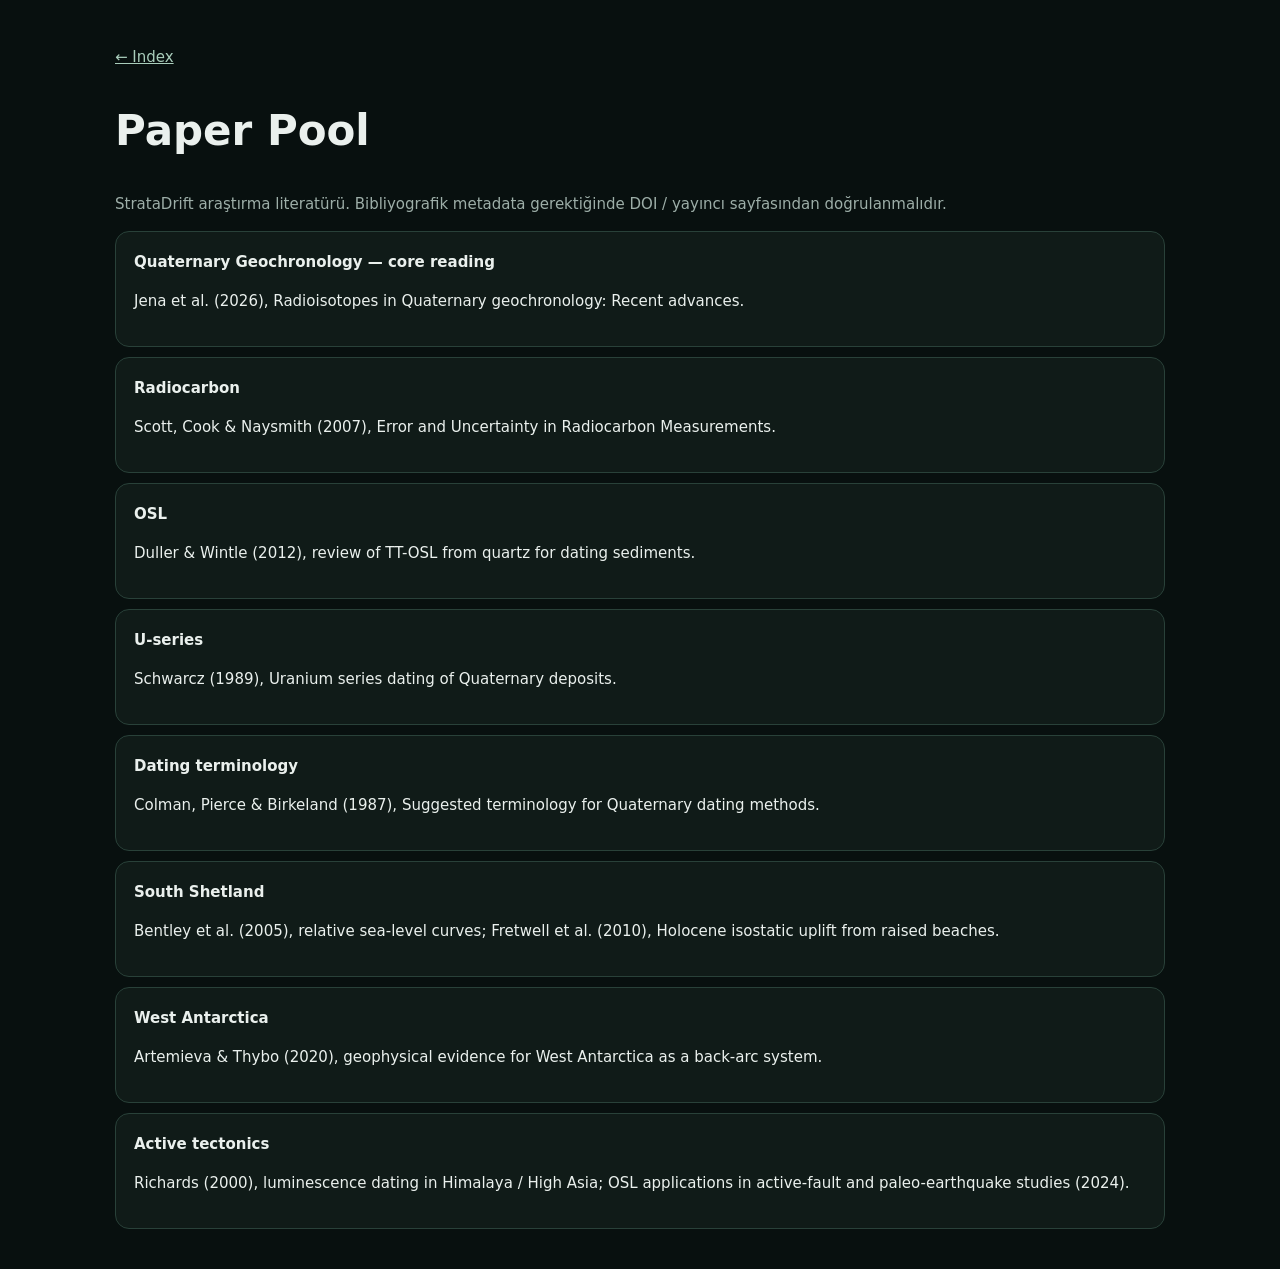
<file: papers.html>
<!doctype html><html lang="tr"><head><meta charset="utf-8"><meta name="viewport" content="width=device-width,initial-scale=1"><title>StrataDrift — Paper Pool</title>
<style>body{margin:0;background:#08100f;color:#eaf0ed;font:15px/1.6 system-ui}.wrap{max-width:1050px;margin:auto;padding:30px 22px}a{color:#a9cdbb}.card{background:#101b18;border:1px solid #294139;border-radius:14px;padding:18px;margin:10px 0}.muted{color:#9daea8}h1{font-size:42px}</style></head><body><main class="wrap"><p><a href="../index.html">← Index</a></p><h1>Paper Pool</h1><p class="muted">StrataDrift araştırma literatürü. Bibliyografik metadata gerektiğinde DOI / yayıncı sayfasından doğrulanmalıdır.</p>
<div class="card"><b>Quaternary Geochronology — core reading</b><p>Jena et al. (2026), Radioisotopes in Quaternary geochronology: Recent advances.</p></div>
<div class="card"><b>Radiocarbon</b><p>Scott, Cook & Naysmith (2007), Error and Uncertainty in Radiocarbon Measurements.</p></div>
<div class="card"><b>OSL</b><p>Duller & Wintle (2012), review of TT-OSL from quartz for dating sediments.</p></div>
<div class="card"><b>U-series</b><p>Schwarcz (1989), Uranium series dating of Quaternary deposits.</p></div>
<div class="card"><b>Dating terminology</b><p>Colman, Pierce & Birkeland (1987), Suggested terminology for Quaternary dating methods.</p></div>
<div class="card"><b>South Shetland</b><p>Bentley et al. (2005), relative sea-level curves; Fretwell et al. (2010), Holocene isostatic uplift from raised beaches.</p></div>
<div class="card"><b>West Antarctica</b><p>Artemieva & Thybo (2020), geophysical evidence for West Antarctica as a back-arc system.</p></div>
<div class="card"><b>Active tectonics</b><p>Richards (2000), luminescence dating in Himalaya / High Asia; OSL applications in active-fault and paleo-earthquake studies (2024).</p></div>
</main></body></html>
</file>
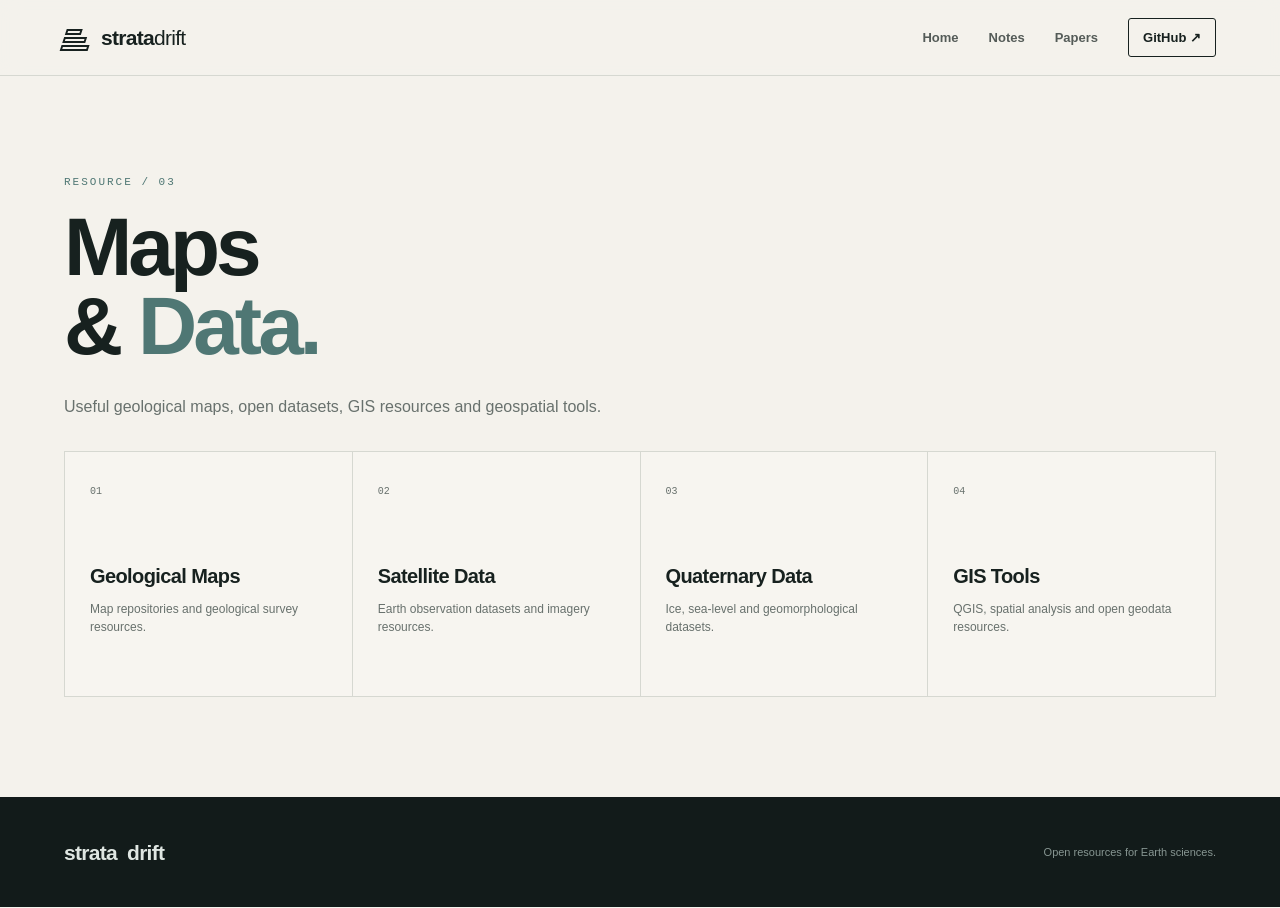
<file: pages/maps.html>
<!DOCTYPE html>
<html lang="en"><head>
<meta charset="UTF-8"><meta name="viewport" content="width=device-width, initial-scale=1.0">
<title>Maps & Data | StrataDrift</title><link rel="stylesheet" href="../style.css">
</head><body>
<header class="site-header"><a class="brand" href="../index.html"><span class="brand-mark"><span></span><span></span><span></span></span><span>strata<span>drift</span></span></a><nav class="nav"><a href="../index.html">Home</a><a href="notes.html">Notes</a><a href="papers.html">Papers</a><a class="nav-github" href="https://github.com/busracengel/stratadrift">GitHub ↗</a></nav></header>
<main class="section"><p class="eyebrow">RESOURCE / 03</p><h1 style="font-size:clamp(45px,7vw,82px);letter-spacing:-4px;">Maps<br>& <em style="color:var(--accent);font-style:normal;">Data.</em></h1>
<p class="hero-text">Useful geological maps, open datasets, GIS resources and geospatial tools.</p>
<div class="resource-grid">
<a class="resource-card" href="#"><span class="card-number">01</span><h3>Geological Maps</h3><p>Map repositories and geological survey resources.</p></a>
<a class="resource-card" href="#"><span class="card-number">02</span><h3>Satellite Data</h3><p>Earth observation datasets and imagery resources.</p></a>
<a class="resource-card" href="#"><span class="card-number">03</span><h3>Quaternary Data</h3><p>Ice, sea-level and geomorphological datasets.</p></a>
<a class="resource-card" href="#"><span class="card-number">04</span><h3>GIS Tools</h3><p>QGIS, spatial analysis and open geodata resources.</p></a>
</div></main>
<footer><div class="brand footer-brand">strata<span>drift</span></div><p>Open resources for Earth sciences.</p></footer>
</body></html>
</file>
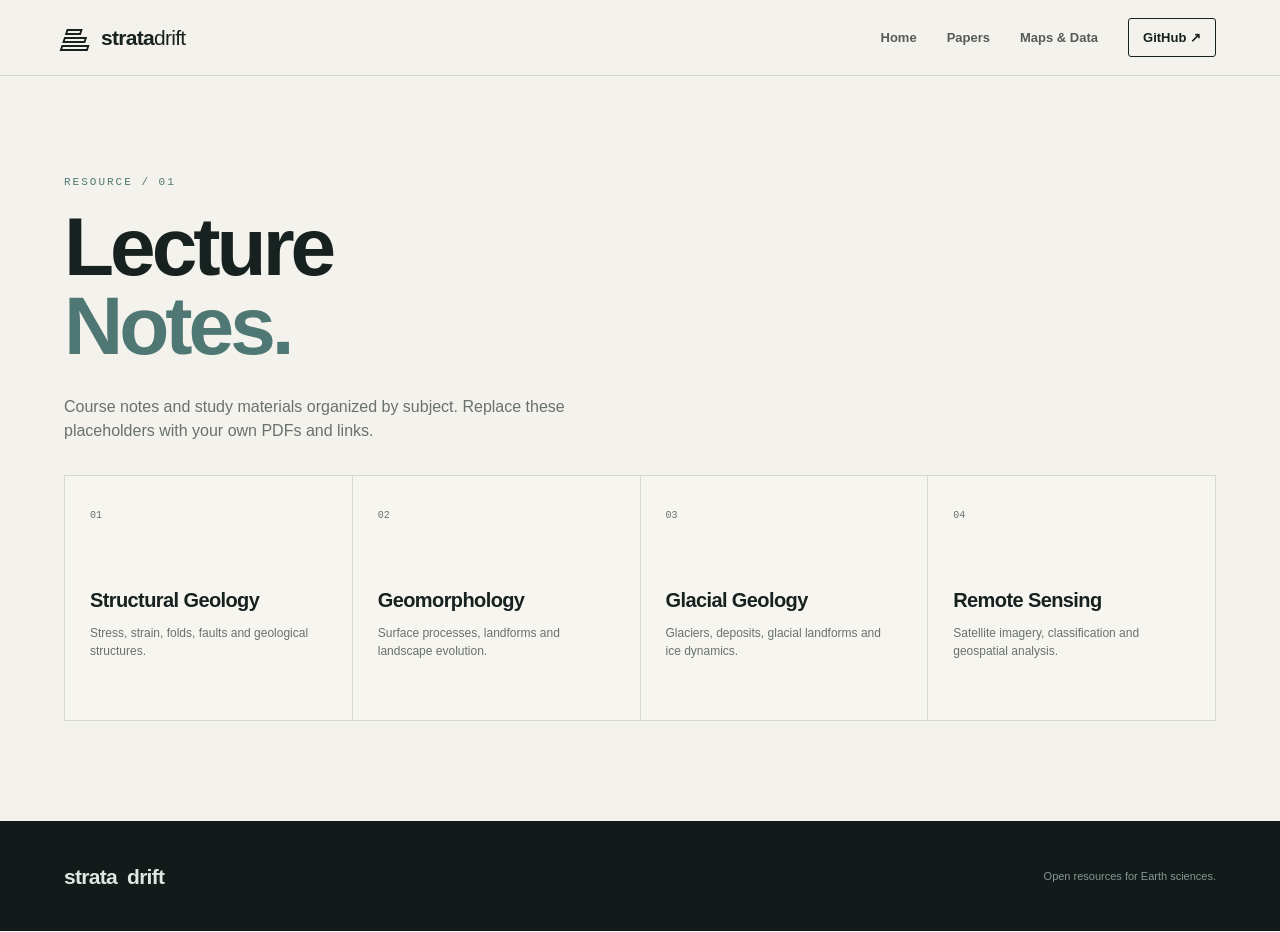
<file: pages/notes.html>
<!DOCTYPE html>
<html lang="en"><head>
<meta charset="UTF-8"><meta name="viewport" content="width=device-width, initial-scale=1.0">
<title>Lecture Notes | StrataDrift</title><link rel="stylesheet" href="../style.css">
</head><body>
<header class="site-header"><a class="brand" href="../index.html"><span class="brand-mark"><span></span><span></span><span></span></span><span>strata<span>drift</span></span></a><nav class="nav"><a href="../index.html">Home</a><a href="papers.html">Papers</a><a href="maps.html">Maps & Data</a><a class="nav-github" href="https://github.com/busracengel/stratadrift">GitHub ↗</a></nav></header>
<main class="section"><p class="eyebrow">RESOURCE / 01</p><h1 style="font-size:clamp(45px,7vw,82px);letter-spacing:-4px;">Lecture<br><em style="color:var(--accent);font-style:normal;">Notes.</em></h1>
<p class="hero-text">Course notes and study materials organized by subject. Replace these placeholders with your own PDFs and links.</p>
<div class="resource-grid">
<a class="resource-card" href="#"><span class="card-number">01</span><h3>Structural Geology</h3><p>Stress, strain, folds, faults and geological structures.</p></a>
<a class="resource-card" href="#"><span class="card-number">02</span><h3>Geomorphology</h3><p>Surface processes, landforms and landscape evolution.</p></a>
<a class="resource-card" href="#"><span class="card-number">03</span><h3>Glacial Geology</h3><p>Glaciers, deposits, glacial landforms and ice dynamics.</p></a>
<a class="resource-card" href="#"><span class="card-number">04</span><h3>Remote Sensing</h3><p>Satellite imagery, classification and geospatial analysis.</p></a>
</div></main>
<footer><div class="brand footer-brand">strata<span>drift</span></div><p>Open resources for Earth sciences.</p></footer>
</body></html>
</file>
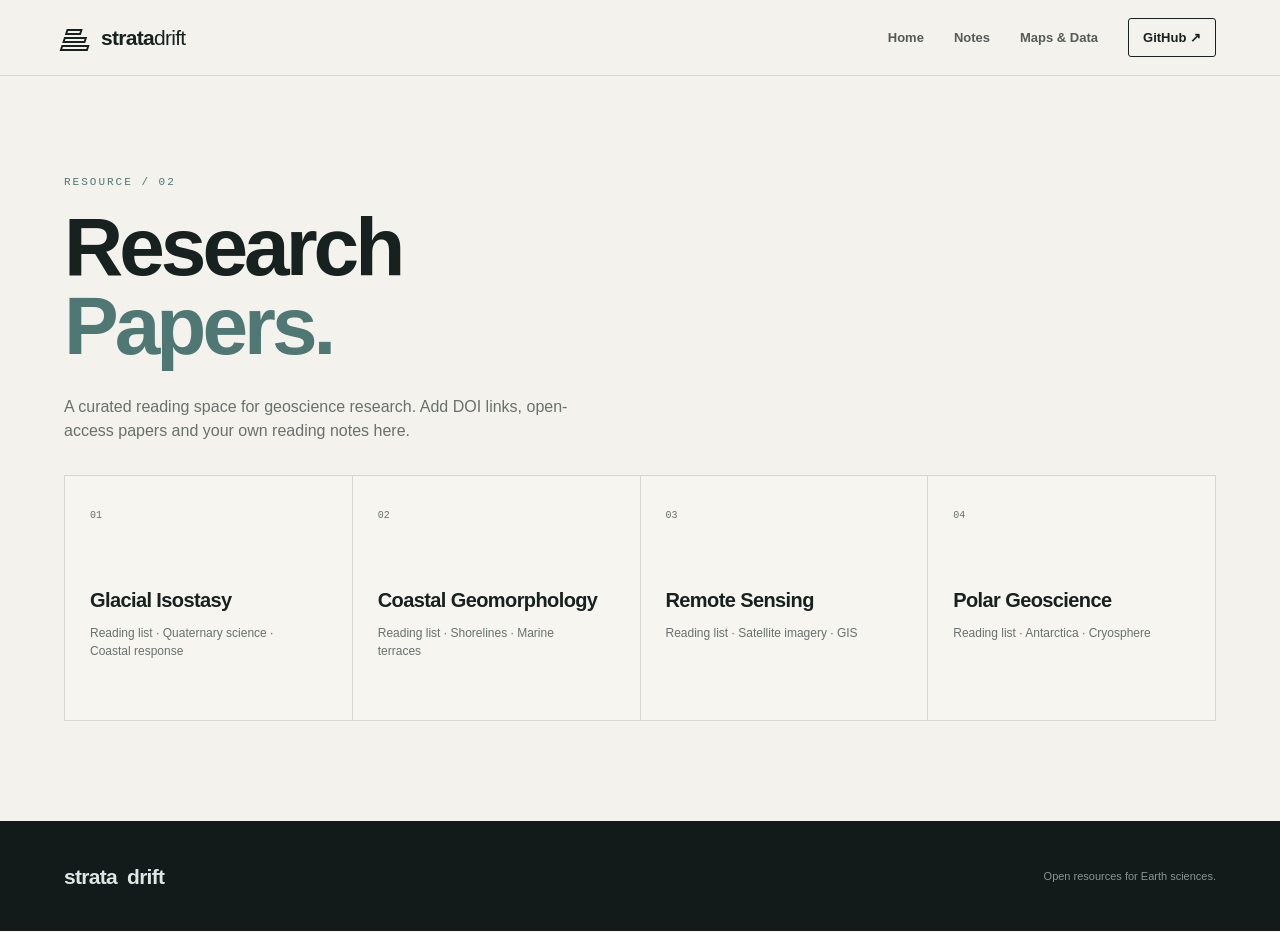
<file: pages/papers.html>
<!DOCTYPE html>
<html lang="en"><head>
<meta charset="UTF-8"><meta name="viewport" content="width=device-width, initial-scale=1.0">
<title>Research Papers | StrataDrift</title><link rel="stylesheet" href="../style.css">
</head><body>
<header class="site-header"><a class="brand" href="../index.html"><span class="brand-mark"><span></span><span></span><span></span></span><span>strata<span>drift</span></span></a><nav class="nav"><a href="../index.html">Home</a><a href="notes.html">Notes</a><a href="maps.html">Maps & Data</a><a class="nav-github" href="https://github.com/busracengel/stratadrift">GitHub ↗</a></nav></header>
<main class="section"><p class="eyebrow">RESOURCE / 02</p><h1 style="font-size:clamp(45px,7vw,82px);letter-spacing:-4px;">Research<br><em style="color:var(--accent);font-style:normal;">Papers.</em></h1>
<p class="hero-text">A curated reading space for geoscience research. Add DOI links, open-access papers and your own reading notes here.</p>
<div class="resource-grid">
<a class="resource-card" href="#"><span class="card-number">01</span><h3>Glacial Isostasy</h3><p>Reading list · Quaternary science · Coastal response</p></a>
<a class="resource-card" href="#"><span class="card-number">02</span><h3>Coastal Geomorphology</h3><p>Reading list · Shorelines · Marine terraces</p></a>
<a class="resource-card" href="#"><span class="card-number">03</span><h3>Remote Sensing</h3><p>Reading list · Satellite imagery · GIS</p></a>
<a class="resource-card" href="#"><span class="card-number">04</span><h3>Polar Geoscience</h3><p>Reading list · Antarctica · Cryosphere</p></a>
</div></main>
<footer><div class="brand footer-brand">strata<span>drift</span></div><p>Open resources for Earth sciences.</p></footer>
</body></html>
</file>
<file: style.css>
:root {
  --bg: #f4f2ec;
  --paper: #fbfaf6;
  --ink: #17211f;
  --muted: #68716d;
  --line: #d6d8d1;
  --dark: #121b1a;
  --ice: #b8dce0;
  --sand: #d7c6a4;
  --accent: #4f7774;
  --mono: "DM Mono", monospace;
  --sans: "Inter", sans-serif;
}
* { box-sizing: border-box; }
html { scroll-behavior: smooth; }
body { margin:0; background:var(--bg); color:var(--ink); font-family:var(--sans); line-height:1.5; }
a { color:inherit; text-decoration:none; }
.site-header { height:76px; display:flex; align-items:center; justify-content:space-between; padding:0 5vw; border-bottom:1px solid var(--line); background:rgba(244,242,236,.92); backdrop-filter:blur(10px); position:sticky; top:0; z-index:20; }
.brand { display:flex; align-items:center; gap:10px; font-size:21px; font-weight:800; letter-spacing:-.7px; }
.brand > span:last-child > span { font-weight:400; }
.brand-mark { width:27px; height:27px; display:flex; flex-direction:column; justify-content:flex-end; gap:2px; transform:skew(-18deg); }
.brand-mark span { display:block; height:6px; border:2px solid var(--ink); }
.brand-mark span:nth-child(1){width:16px}.brand-mark span:nth-child(2){width:23px}.brand-mark span:nth-child(3){width:28px}
.nav { display:flex; align-items:center; gap:30px; font-size:13px; font-weight:600; }
.nav a { opacity:.72; transition:.2s; }
.nav a:hover { opacity:1; }
.nav-github { border:1px solid var(--ink); padding:9px 14px; border-radius:3px; opacity:1!important; }
.menu-btn { display:none; background:none; border:0; font-size:24px; }
.hero { min-height:650px; position:relative; overflow:hidden; display:grid; grid-template-columns:55% 45%; border-bottom:1px solid var(--line); }
.hero-grid { position:absolute; inset:0; opacity:.45; background-image:linear-gradient(var(--line) 1px,transparent 1px),linear-gradient(90deg,var(--line) 1px,transparent 1px); background-size:70px 70px; mask-image:linear-gradient(90deg,black,transparent 78%); }
.hero-copy { padding:110px 5vw 80px; position:relative; z-index:2; }
.eyebrow { font:500 11px var(--mono); letter-spacing:2px; color:var(--accent); margin:0 0 20px; }
h1,h2,h3,p { margin-top:0; }
h1 { font-size:clamp(52px,6vw,88px); line-height:.96; letter-spacing:-5px; margin-bottom:30px; font-weight:800; }
h1 em { color:var(--accent); font-style:normal; }
.hero-text { max-width:540px; color:var(--muted); font-size:16px; margin-bottom:32px; }
.search-wrap { width:min(610px,100%); height:60px; background:var(--paper); border:1px solid #bfc4bd; display:flex; align-items:center; gap:12px; padding:0 16px; box-shadow:0 10px 30px rgba(20,30,28,.05); }
.search-wrap > span { font-size:28px; line-height:0; transform:rotate(-15deg); }
.search-wrap input { flex:1; border:0; outline:0; background:transparent; font:14px var(--sans); color:var(--ink); }
.search-wrap kbd { font:11px var(--mono); border:1px solid var(--line); padding:5px 7px; color:var(--muted); }
.quick-links { display:flex; gap:28px; margin-top:20px; font:11px var(--mono); text-transform:uppercase; }
.quick-links a { border-bottom:1px solid var(--ink); padding-bottom:3px; }
.hero-art { position:relative; min-height:650px; background:#dfe8e5; overflow:hidden; }
.contour { position:absolute; border:1px solid rgba(42,72,69,.35); border-radius:50%; }
.contour-a { width:600px;height:390px;right:-90px;top:100px;transform:rotate(-22deg); }
.contour-b { width:520px;height:310px;right:-50px;top:140px;transform:rotate(-22deg); }
.contour-c { width:430px;height:250px;right:10px;top:180px;transform:rotate(-22deg); }
.rock-layer { position:absolute; left:0; right:-10%; transform:skewY(-8deg); }
.l1 { height:130px; bottom:210px; background:#8c9a91; }
.l2 { height:100px; bottom:130px; background:#6f8179; }
.l3 { height:80px; bottom:70px; background:#b39e78; }
.l4 { height:75px; bottom:10px; background:#526560; }
.ice-cap { position:absolute; width:230px;height:100px; right:20%; bottom:300px; background:#eef5f2; clip-path:polygon(0 100%,45% 0,100% 100%); opacity:.92; }
.coordinate { position:absolute; right:30px; top:30px; font:11px var(--mono); line-height:1.8; color:#49615d; }
.ticker { display:flex; overflow:hidden; border-bottom:1px solid var(--line); white-space:nowrap; font:10px var(--mono); letter-spacing:1.4px; }
.ticker div { padding:13px 30px; border-right:1px solid var(--line); }
.section { padding:100px 5vw; max-width:1500px; margin:auto; }
.section-heading { display:flex; justify-content:space-between; align-items:end; gap:30px; margin-bottom:45px; }
.section-heading h2 { font-size:clamp(35px,4vw,55px); letter-spacing:-2.5px; margin:0; }
.section-note { color:var(--muted); max-width:330px; font-size:13px; }
.resource-grid { display:grid; grid-template-columns:repeat(4,1fr); border-top:1px solid var(--line); border-left:1px solid var(--line); }
.resource-card { min-height:245px; padding:25px; border-right:1px solid var(--line); border-bottom:1px solid var(--line); position:relative; background:rgba(251,250,246,.35); transition:.25s; }
.resource-card:hover { background:var(--paper); transform:translateY(-3px); box-shadow:0 15px 35px rgba(20,30,28,.06); }
.card-number { font:10px var(--mono); color:var(--muted); }
.card-icon { position:absolute; right:24px; top:22px; font-size:25px; color:var(--accent); }
.resource-card h3 { margin:60px 0 9px; font-size:20px; letter-spacing:-.6px; }
.resource-card p { color:var(--muted); font-size:12px; max-width:220px; }
.card-arrow { position:absolute; right:24px; bottom:22px; font-size:18px; }
.no-results { display:none; color:var(--muted); padding:30px 0; font-size:14px; }
.dark-section { background:var(--dark); color:#eef1eb; padding:100px 5vw; }
.light .eyebrow { color:var(--ice); }
.outline-link { border:1px solid #566461; padding:10px 14px; font:11px var(--mono); }
.featured-grid { max-width:1500px; margin:auto; display:grid; grid-template-columns:1.25fr .75fr; gap:60px; }
.feature-image { height:390px; background:#263633; position:relative; overflow:hidden; margin-bottom:25px; }
.image-label { position:absolute; top:18px; left:18px; font:10px var(--mono); color:#d8e6e1; z-index:2; }
.mountain { position:absolute; inset:0; background:linear-gradient(145deg,transparent 45%,#536c66 45%,#536c66 47%,transparent 47%),linear-gradient(30deg,transparent 48%,#81948c 48%,#81948c 50%,transparent 50%); opacity:.75; }
.feature-meta { font:10px var(--mono); color:var(--ice); letter-spacing:1px; margin-bottom:13px; }
.feature-main h3 { font-size:32px; letter-spacing:-1.3px; margin-bottom:10px; }
.feature-main p { color:#aebbb7; max-width:620px; font-size:14px; }
.feature-main > a { font:11px var(--mono); border-bottom:1px solid #82948f; padding-bottom:4px; }
.feature-list { border-top:1px solid #394845; }
.feature-item { min-height:95px; border-bottom:1px solid #394845; display:grid; grid-template-columns:35px 1fr 20px; align-items:center; gap:15px; }
.feature-item > span { font:10px var(--mono); color:#71807c; }
.feature-item small { display:block; font:9px var(--mono); color:#77908a; margin-bottom:5px; }
.feature-item strong { font-size:15px; font-weight:600; }
.feature-item b { font-size:16px; font-weight:400; }
.discipline-cloud { display:flex; flex-wrap:wrap; gap:10px; }
.discipline-cloud span { padding:13px 17px; border:1px solid var(--line); background:var(--paper); font-size:12px; transition:.2s; }
.discipline-cloud span:hover { border-color:var(--accent); color:var(--accent); }
.about { padding:75px 5vw; background:#dce6e2; display:grid; grid-template-columns:140px 1fr 220px; align-items:center; gap:50px; }
.about-mark { width:100px;height:100px;border:1px solid #718680; display:grid;place-items:center;font:500 26px var(--mono); transform:rotate(-8deg); }
.about h2 { font-size:34px; letter-spacing:-1.4px; margin-bottom:10px; }
.about p:not(.eyebrow) { max-width:680px; color:#53635f; font-size:14px; margin:0; }
.about-stat { border-left:1px solid #9eaea9; padding-left:25px; }
.about-stat strong { display:block; font-size:24px; letter-spacing:-1px; }
.about-stat span { color:#65746f; font:10px var(--mono); }
footer { min-height:110px; padding:35px 5vw; background:var(--dark); color:#dfe6e2; display:flex; align-items:center; gap:30px; }
.footer-brand { margin-right:auto; }
footer p { margin:0; color:#879692; font-size:11px; }
.footer-links { display:flex; gap:20px; font:10px var(--mono); }
@media (max-width: 900px) {
  .hero { grid-template-columns:1fr; }
  .hero-copy { padding:80px 6vw 60px; }
  .hero-art { min-height:380px; }
  .resource-grid { grid-template-columns:repeat(2,1fr); }
  .featured-grid { grid-template-columns:1fr; }
  .about { grid-template-columns:100px 1fr; }
  .about-stat { grid-column:2; }
}
@media (max-width: 620px) {
  .site-header { padding:0 5vw; }
  .nav { display:none; position:absolute; top:76px; left:0; right:0; background:var(--paper); padding:20px 5vw; border-bottom:1px solid var(--line); flex-direction:column; align-items:flex-start; }
  .nav.open { display:flex; }
  .menu-btn { display:block; }
  h1 { letter-spacing:-3px; }
  .hero-copy { padding-top:65px; }
  .resource-grid { grid-template-columns:1fr; }
  .section, .dark-section { padding:70px 6vw; }
  .section-heading { align-items:flex-start; flex-direction:column; }
  .feature-image { height:280px; }
  .about { grid-template-columns:1fr; padding:60px 6vw; gap:25px; }
  .about-stat { grid-column:auto; border-left:0; border-top:1px solid #9eaea9; padding:20px 0 0; }
  footer { flex-wrap:wrap; }
  footer p { width:100%; order:3; }
}
</file>
